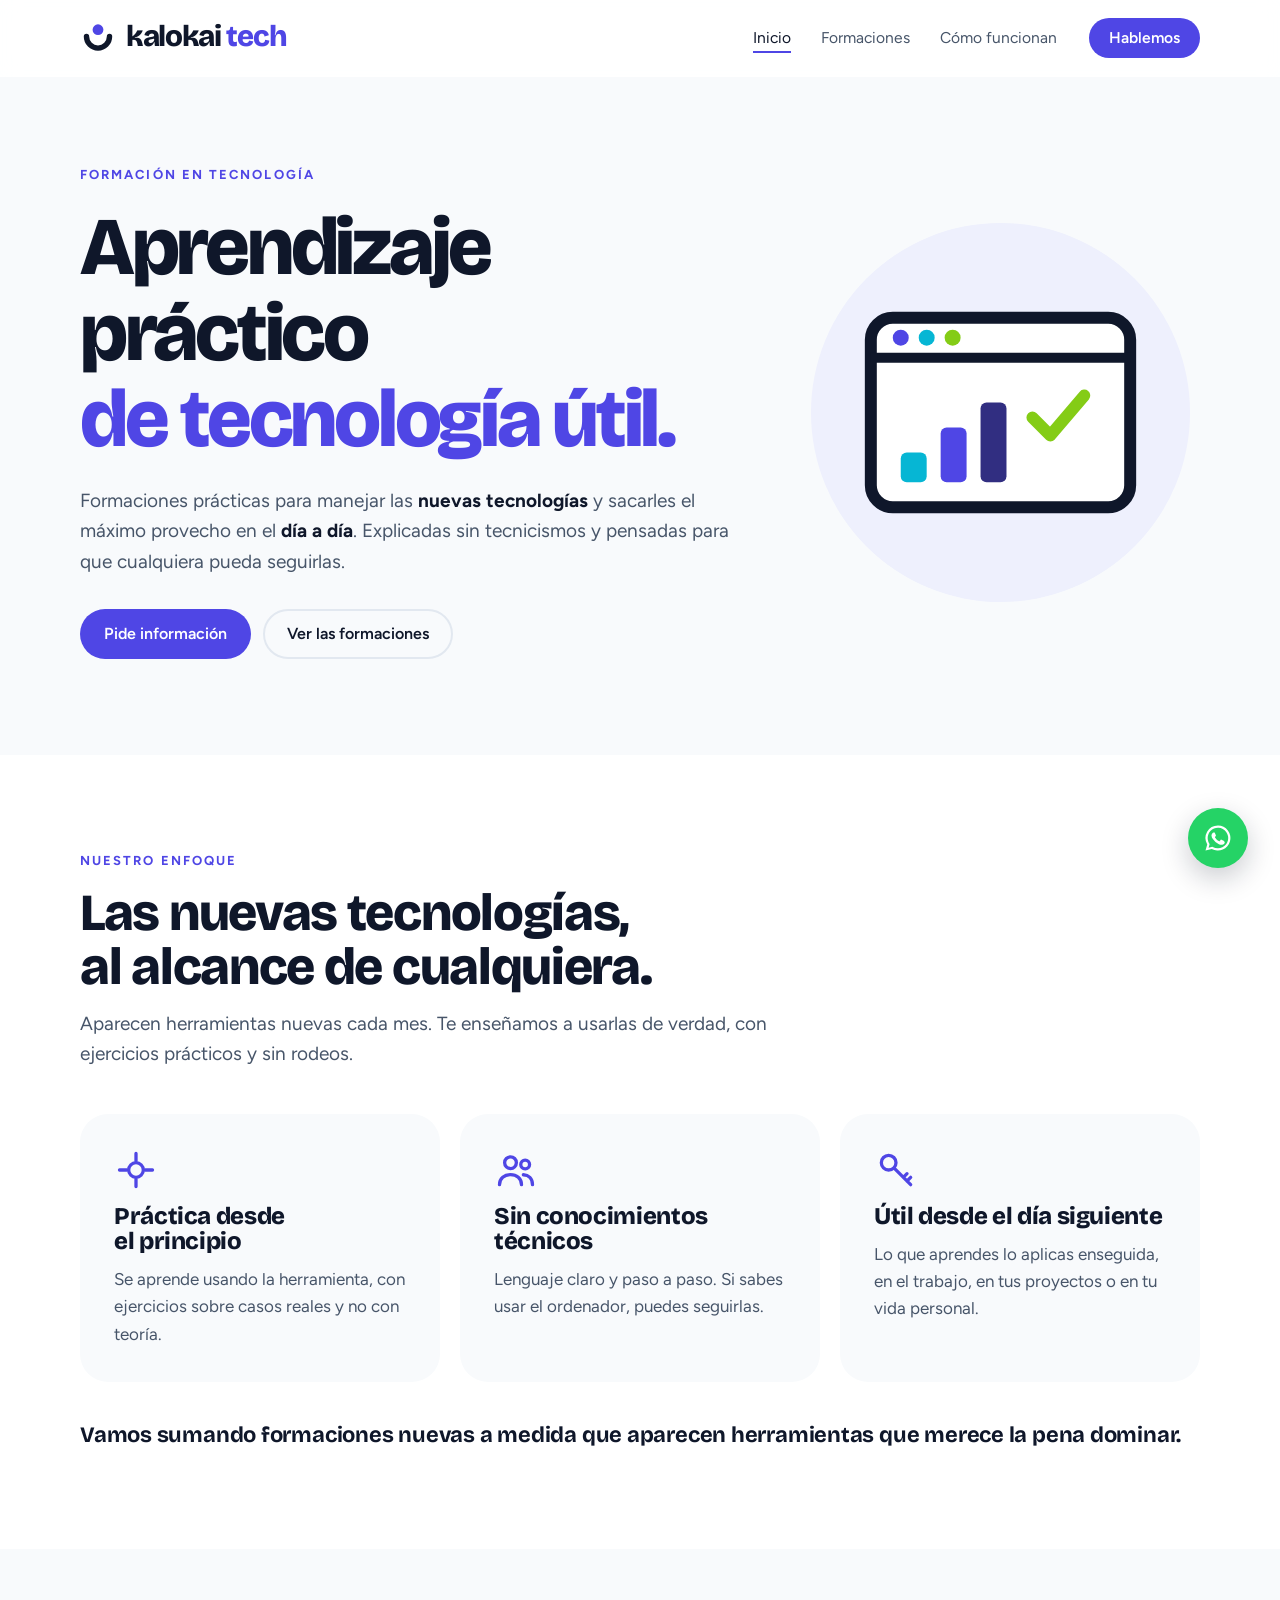
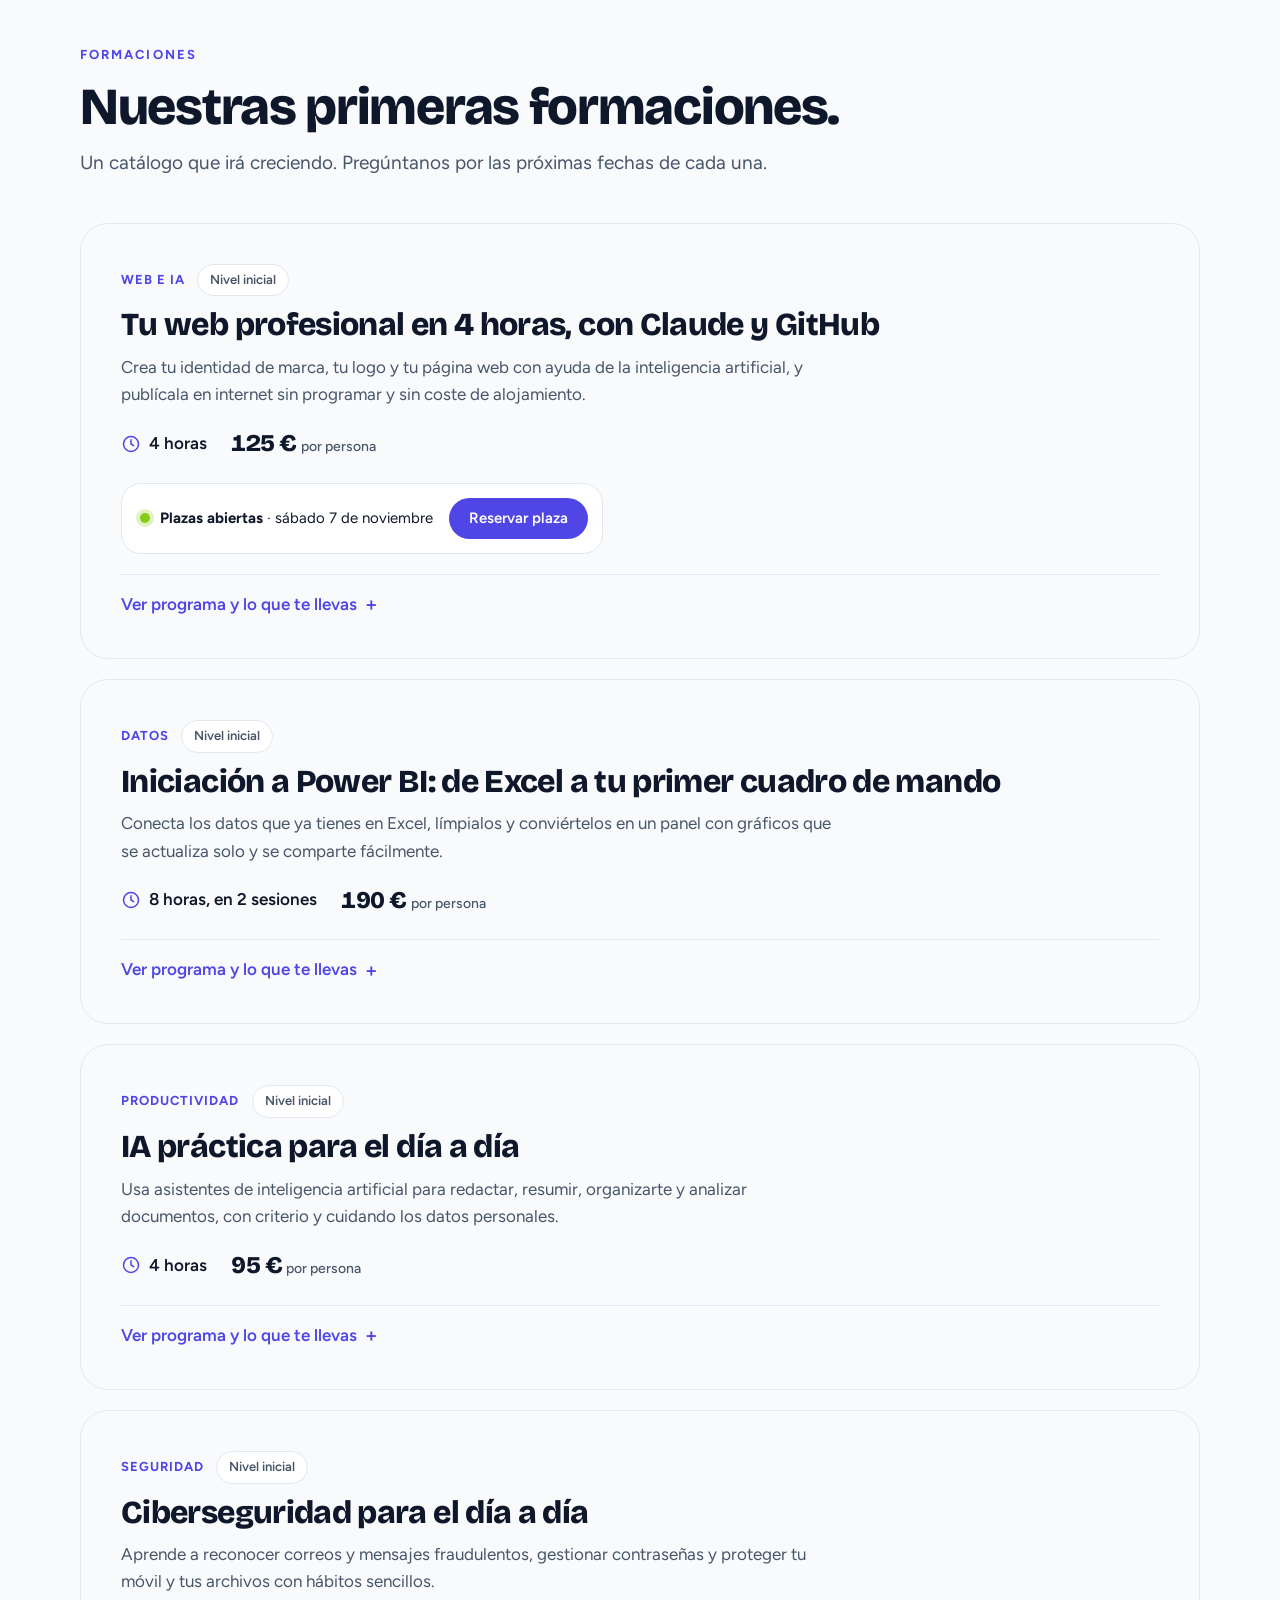
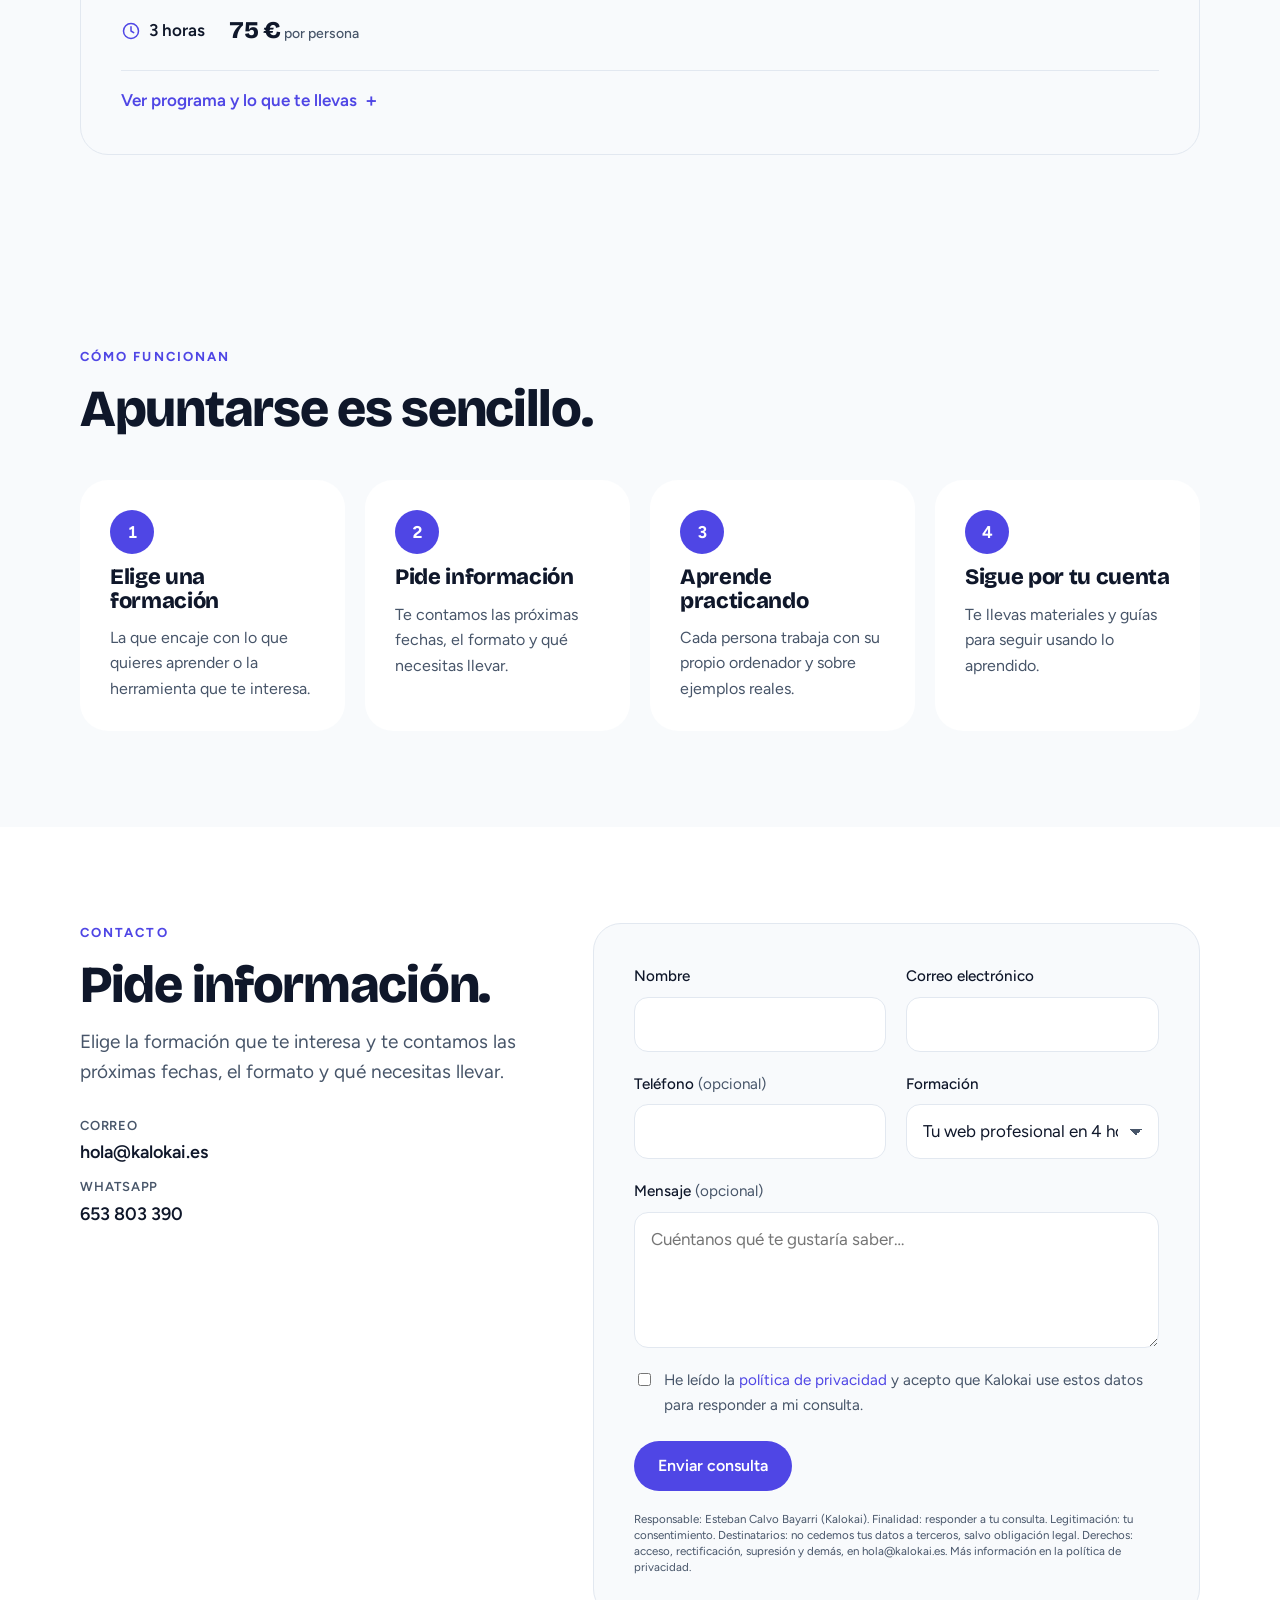
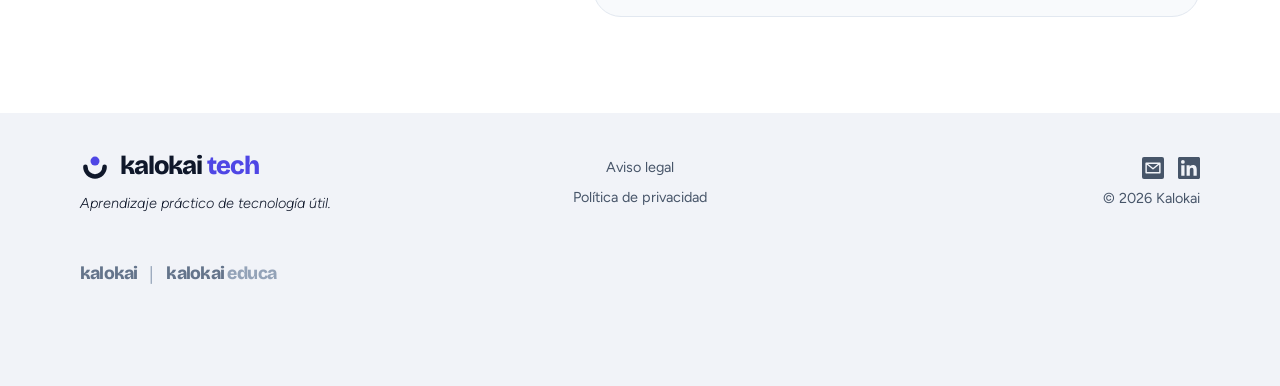
<file: index.html>
<!doctype html>
<html lang="es">
<head>
  <meta charset="utf-8">
  <meta name="viewport" content="width=device-width, initial-scale=1, viewport-fit=cover">
  <title>Kalokai Tech · Formación en tecnología</title>
  <meta name="description" content="Kalokai Tech: formaciones prácticas para manejar las nuevas tecnologías y sacarles el máximo provecho en el día a día, sin necesidad de conocimientos técnicos.">
  <meta name="theme-color" content="#FFFFFF">
  <link rel="icon" href="favicon.svg" type="image/svg+xml">
  <link rel="preconnect" href="https://fonts.googleapis.com">
  <link rel="preconnect" href="https://fonts.gstatic.com" crossorigin>
  <link href="https://fonts.googleapis.com/css2?family=Bricolage+Grotesque:opsz,wght@12..96,500..800&family=Figtree:ital,wght@0,300;0,400;0,500;0,600;0,700;1,300&display=swap" rel="stylesheet">
  <link rel="stylesheet" href="styles.css">
</head>
<body>
<a class="skip" href="#contenido">Saltar al contenido</a>

<header class="site-header">
  <div class="wrap header-inner">
    <a class="logo" href="index.html" aria-label="Kalokai Tech, inicio">
        <svg class="logo-mark" viewBox="0 0 100 100" aria-hidden="true">
          <path d="M18 46 A32 32 0 0 0 82 46" class="logo-arc"></path>
          <circle cx="50" cy="27" r="15" class="logo-dot"></circle>
        </svg>
        <span class="logo-word">kalokai<span class="logo-sub">tech</span></span>
      </a>
    <nav aria-label="Principal">
      <ul class="nav">
        <li><a href="#inicio" aria-current="page">Inicio</a></li>
        <li><a href="#formaciones">Formaciones</a></li>
        <li><a href="#metodo">Cómo funcionan</a></li>
      </ul>
    </nav>
    <a class="btn btn-primary btn-small" href="#contacto">Hablemos</a>
  </div>
</header>

<main id="contenido">

<section class="hero" id="inicio">
  <div class="wrap">
    <div>
      <p class="eyebrow">Formación en tecnología</p>
      <h1>Aprendizaje práctico<br><em>de tecnología útil.</em></h1>
      <p class="lead">Formaciones prácticas para manejar las <b>nuevas tecnologías</b> y sacarles el máximo provecho en el <b>día a día</b>. Explicadas sin tecnicismos y pensadas para que cualquiera pueda seguirlas.</p>
      <div class="actions">
        <a class="btn btn-primary" href="#contacto">Pide información</a>
        <a class="btn btn-ghost" href="#formaciones">Ver las formaciones</a>
      </div>
    </div>
    <div class="hero-art" aria-hidden="true">
      <svg viewBox="0 0 400 400">
        <circle cx="200" cy="200" r="190" fill="var(--tint)"/>
        <rect x="70" y="105" width="260" height="190" rx="22" fill="var(--surface)" stroke="var(--fg)" stroke-width="12"/>
        <line x1="70" y1="145" x2="330" y2="145" stroke="var(--fg)" stroke-width="10"/>
        <circle cx="100" cy="125" r="8" fill="#4F46E5"/><circle cx="126" cy="125" r="8" fill="#06B6D4"/><circle cx="152" cy="125" r="8" fill="#84CC16"/>
        <rect x="100" y="240" width="26" height="30" rx="6" fill="#06B6D4"/>
        <rect x="140" y="215" width="26" height="55" rx="6" fill="#4F46E5"/>
        <rect x="180" y="190" width="26" height="80" rx="6" fill="#312E81"/>
        <path d="M232 205 l18 18 34 -40" fill="none" stroke="#84CC16" stroke-width="12" stroke-linecap="round" stroke-linejoin="round"/>
      </svg>
    </div>
  </div>
</section>

<section class="band bg-surface" id="enfoque">
  <div class="wrap">
    <div class="sec-head">
      <p class="eyebrow">Nuestro enfoque</p>
      <h2>Las nuevas tecnologías, al alcance de cualquiera.</h2>
      <p class="lead">Aparecen herramientas nuevas cada mes. Te enseñamos a usarlas de verdad, con ejercicios prácticos y sin rodeos.</p>
    </div>
    <div class="grid3">
      <div class="card">
        <svg class="ico" viewBox="0 0 24 24" fill="none" stroke="currentColor" stroke-width="1.8" stroke-linecap="round" stroke-linejoin="round"><path d="M12 3v4M12 17v4M3 12h4M17 12h4"/><circle cx="12" cy="12" r="4"/></svg>
        <h3>Práctica desde el principio</h3>
        <p>Se aprende usando la herramienta, con ejercicios sobre casos reales y no con teoría.</p>
      </div>
      <div class="card">
        <svg class="ico" viewBox="0 0 24 24" fill="none" stroke="currentColor" stroke-width="1.8" stroke-linecap="round" stroke-linejoin="round"><circle cx="9" cy="8" r="3.2"/><path d="M3 20c0-3.3 2.7-5.5 6-5.5s6 2.2 6 5.5"/><circle cx="17" cy="9" r="2.4"/><path d="M16 14.6c2.8.1 5 2 5 5.4"/></svg>
        <h3>Sin conocimientos técnicos</h3>
        <p>Lenguaje claro y paso a paso. Si sabes usar el ordenador, puedes seguirlas.</p>
      </div>
      <div class="card">
        <svg class="ico" viewBox="0 0 24 24" fill="none" stroke="currentColor" stroke-width="1.8" stroke-linecap="round" stroke-linejoin="round"><circle cx="8" cy="8" r="4"/><path d="M11 11l9 9M16 16l2-2M18 18l2-2"/></svg>
        <h3>Útil desde el día siguiente</h3>
        <p>Lo que aprendes lo aplicas enseguida, en el trabajo, en tus proyectos o en tu vida personal.</p>
      </div>
    </div>
    <p class="closing">Vamos sumando formaciones nuevas a medida que aparecen herramientas que merece la pena dominar.</p>
  </div>
</section>

<section id="formaciones">
  <div class="wrap">
    <div class="sec-head">
      <p class="eyebrow">Formaciones</p>
      <h2>Nuestras primeras formaciones.</h2>
      <p class="lead">Un catálogo que irá creciendo. Pregúntanos por las próximas fechas de cada una.</p>
    </div>
    <div class="cursos">

      <article class="curso">
        <div class="curso-head">
          <div class="curso-info">
            <div class="top"><span class="tag">Web e IA</span><span class="pill">Nivel inicial</span></div>
            <h3>Tu web profesional en 4 horas, con Claude y GitHub</h3>
            <p>Crea tu identidad de marca, tu logo y tu página web con ayuda de la inteligencia artificial, y publícala en internet sin programar y sin coste de alojamiento.</p>
            <div class="datos"><span class="duracion"><svg viewBox="0 0 24 24" fill="none" stroke="currentColor" stroke-width="1.8" stroke-linecap="round" stroke-linejoin="round" aria-hidden="true"><circle cx="12" cy="12" r="9"/><path d="M12 7v5l3.2 2"/></svg>4 horas</span><span class="precio">125 €<small>por persona</small></span></div>
          </div>
          <div class="reserva">
            <p class="aviso"><span class="aviso-dot" aria-hidden="true"></span><span><b>Plazas abiertas</b> · sábado 7 de noviembre</span></p>
            <button class="btn btn-primary btn-reserva" type="button" data-reserva>Reservar plaza</button>
          </div>
        </div>
        <details name="formaciones">
          <summary>Ver programa y lo que te llevas</summary>
          <div class="curso-body">
            <div class="curso-bloque">
              <p class="eyebrow">Programa</p>
              <ol class="programa">
                <li><span class="n">1</span><div><h4>Identidad de marca</h4><p>Briefing, mensaje, colores y tipografía.</p></div></li>
                <li><span class="n">2</span><div><h4>Cuenta de GitHub</h4><p>El espacio donde vivirá la web.</p></div></li>
                <li><span class="n">3</span><div><h4>Construir la web</h4><p>Estructura y contenidos con Claude, y textos legales básicos.</p></div></li>
                <li><span class="n">4</span><div><h4>Publicar y mantener</h4><p>Publicación gratuita y cómo hacer cambios tú mismo.</p></div></li>
              </ol>
              <p class="need">Necesitas portátil y una suscripción a Claude Pro.</p>
            </div>
            <div class="curso-bloque">
              <p class="eyebrow">Lo que te llevas</p>
              <ul class="llevas">
                <li><svg viewBox="0 0 24 24" fill="none" stroke="currentColor" stroke-width="1.7" stroke-linecap="round" stroke-linejoin="round" aria-hidden="true"><path d="M12 3l2.7 5.6 6.1.9-4.4 4.3 1 6.1L12 17l-5.4 2.9 1-6.1-4.4-4.3 6.1-.9z"/></svg><h4>Identidad de marca</h4><p>Mensaje, tono de voz, paleta de colores y tipografías.</p></li>
                <li><svg viewBox="0 0 24 24" fill="none" stroke="currentColor" stroke-width="1.7" stroke-linecap="round" stroke-linejoin="round" aria-hidden="true"><path d="M12 2.5l2.2 1.6 2.7-.1.9 2.6 2.2 1.6-.8 2.6.8 2.6-2.2 1.6-.9 2.6-2.7-.1L12 21.5l-2.2-1.6-2.7.1-.9-2.6-2.2-1.6.8-2.6-.8-2.6 2.2-1.6.9-2.6 2.7.1z"/><path d="M8.8 12.2l2.2 2.2 4.3-4.6"/></svg><h4>Logo e icono propios</h4><p>Originales y en vectorial, para la web y las redes.</p></li>
                <li class="hl"><svg viewBox="0 0 24 24" fill="none" stroke="currentColor" stroke-width="1.7" stroke-linecap="round" stroke-linejoin="round" aria-hidden="true"><circle cx="12" cy="12" r="9"/><path d="M3 12h18M12 3c2.5 2.5 3.8 5.5 3.8 9s-1.3 6.5-3.8 9c-2.5-2.5-3.8-5.5-3.8-9S9.5 5.5 12 3z"/></svg><h4>Web publicada</h4><p>En internet ese mismo día, sin cuotas de alojamiento.</p></li>
                <li><svg viewBox="0 0 24 24" fill="none" stroke="currentColor" stroke-width="1.7" stroke-linecap="round" stroke-linejoin="round" aria-hidden="true"><path d="M13 2.5L4.5 13.5H12l-1 8 8.5-11H12z"/></svg><h4>Perfecta en el móvil</h4><p>Rápida y cómoda en cualquier pantalla, sobre todo en el móvil.</p></li>
                <li><svg viewBox="0 0 24 24" fill="none" stroke="currentColor" stroke-width="1.7" stroke-linecap="round" stroke-linejoin="round" aria-hidden="true"><path d="M20.5 11.6a8.5 8.5 0 0 1-12.4 7.5L3.5 20.5l1.4-4.4a8.5 8.5 0 1 1 15.6-4.5z"/><path d="M8 12.5c1-1.2 2-1.2 3 0s2 1.2 3 0 1.6-1 2-.6"/></svg><h4>WhatsApp en un clic</h4><p>Botón flotante que abre una conversación directa.</p></li>
                <li><svg viewBox="0 0 24 24" fill="none" stroke="currentColor" stroke-width="1.7" stroke-linecap="round" stroke-linejoin="round" aria-hidden="true"><path d="M4 4.5l16 7.5-16 7.5 2.5-7.5z"/><path d="M6.5 12H12"/></svg><h4>Email y teléfono directos</h4><p>Enlaces que abren el correo o llaman al pulsar.</p></li>
                <li><svg viewBox="0 0 24 24" fill="none" stroke="currentColor" stroke-width="1.7" stroke-linecap="round" stroke-linejoin="round" aria-hidden="true"><circle cx="11" cy="11" r="6.5"/><path d="M20.5 20.5l-4.8-4.8"/></svg><h4>Preparada para Google</h4><p>Título y descripción pensados para que te encuentren.</p></li>
                <li><svg viewBox="0 0 24 24" fill="none" stroke="currentColor" stroke-width="1.7" stroke-linecap="round" stroke-linejoin="round" aria-hidden="true"><path d="M3 5.5c3-1.3 6-1.3 9 .5 3-1.8 6-1.8 9-.5v13c-3-1.3-6-1.3-9 .5-3-1.8-6-1.8-9-.5z"/><path d="M12 6v13.5"/></svg><h4>Autonomía</h4><p>Guía de prompts y saber hacer cambios sin ayuda.</p></li>
              </ul>
            </div>
          </div>
        </details>
      </article>

      <article class="curso">
        <div class="curso-head">
          <div class="curso-info">
            <div class="top"><span class="tag">Datos</span><span class="pill">Nivel inicial</span></div>
            <h3>Iniciación a Power BI: de Excel a tu primer cuadro de mando</h3>
            <p>Conecta los datos que ya tienes en Excel, límpialos y conviértelos en un panel con gráficos que se actualiza solo y se comparte fácilmente.</p>
            <div class="datos"><span class="duracion"><svg viewBox="0 0 24 24" fill="none" stroke="currentColor" stroke-width="1.8" stroke-linecap="round" stroke-linejoin="round" aria-hidden="true"><circle cx="12" cy="12" r="9"/><path d="M12 7v5l3.2 2"/></svg>8 horas, en 2 sesiones</span><span class="precio">190 €<small>por persona</small></span></div>
          </div>
        </div>
        <details name="formaciones">
          <summary>Ver programa y lo que te llevas</summary>
          <div class="curso-body">
            <div class="curso-bloque">
              <p class="eyebrow">Programa</p>
              <ol class="programa">
                <li><span class="n">1</span><div><h4>Conectar los datos</h4><p>Importar desde Excel y otras fuentes con Power Query.</p></div></li>
                <li><span class="n">2</span><div><h4>Limpiar y dar forma</h4><p>Preparar los datos sin fórmulas complicadas.</p></div></li>
                <li><span class="n">3</span><div><h4>Visualizar</h4><p>Gráficos, filtros y segmentaciones que responden a preguntas reales.</p></div></li>
                <li><span class="n">4</span><div><h4>Compartir</h4><p>Publicar el informe y mantenerlo al día.</p></div></li>
              </ol>
            </div>
            <div class="curso-bloque">
              <p class="eyebrow">Lo que te llevas</p>
              <ul class="llevas">
                <li><svg viewBox="0 0 24 24" fill="none" stroke="currentColor" stroke-width="1.7" stroke-linecap="round" stroke-linejoin="round" aria-hidden="true"><ellipse cx="12" cy="5.5" rx="7.5" ry="2.8"/><path d="M4.5 5.5v13c0 1.5 3.4 2.8 7.5 2.8s7.5-1.3 7.5-2.8v-13M4.5 12c0 1.5 3.4 2.8 7.5 2.8s7.5-1.3 7.5-2.8"/></svg><h4>Datos conectados</h4><p>Tus hojas de Excel y otras fuentes, reunidas en un solo informe.</p></li>
                <li><svg viewBox="0 0 24 24" fill="none" stroke="currentColor" stroke-width="1.7" stroke-linecap="round" stroke-linejoin="round" aria-hidden="true"><path d="M3.5 4.5h17l-6.5 8v6.5l-4 1.5v-8z"/></svg><h4>Datos limpios</h4><p>Formatos, columnas y duplicados resueltos sin fórmulas.</p></li>
                <li class="hl"><svg viewBox="0 0 24 24" fill="none" stroke="currentColor" stroke-width="1.7" stroke-linecap="round" stroke-linejoin="round" aria-hidden="true"><path d="M3.5 20.5h17"/><path d="M6.5 16.5v-5M11 16.5V7M15.5 16.5v-7M20 16.5V4.5"/></svg><h4>Tu primer cuadro de mando</h4><p>Un panel con tus propios datos, hecho por ti.</p></li>
                <li><svg viewBox="0 0 24 24" fill="none" stroke="currentColor" stroke-width="1.7" stroke-linecap="round" stroke-linejoin="round" aria-hidden="true"><path d="M12 3a9 9 0 1 0 9 9h-9z"/><path d="M15 3.5a9 9 0 0 1 5.5 5.5H15z"/></svg><h4>Gráficos que se entienden</h4><p>Qué gráfico usar en cada caso para mostrar lo importante.</p></li>
                <li><svg viewBox="0 0 24 24" fill="none" stroke="currentColor" stroke-width="1.7" stroke-linecap="round" stroke-linejoin="round" aria-hidden="true"><path d="M4 6.5h9M17 6.5h3M4 12h3M11 12h9M4 17.5h11M19 17.5h1"/><circle cx="15" cy="6.5" r="2"/><circle cx="9" cy="12" r="2"/><circle cx="17" cy="17.5" r="2"/></svg><h4>Filtros interactivos</h4><p>Segmentaciones para ver los datos por fecha, zona o categoría.</p></li>
                <li><svg viewBox="0 0 24 24" fill="none" stroke="currentColor" stroke-width="1.7" stroke-linecap="round" stroke-linejoin="round" aria-hidden="true"><path d="M20 12a8 8 0 0 1-14.3 4.9M4 12a8 8 0 0 1 14.3-4.9"/><path d="M18.5 3.5v3.8h-3.8M5.5 20.5v-3.8h3.8"/></svg><h4>Actualización automática</h4><p>El informe se pone al día cuando cambian los datos de origen.</p></li>
                <li><svg viewBox="0 0 24 24" fill="none" stroke="currentColor" stroke-width="1.7" stroke-linecap="round" stroke-linejoin="round" aria-hidden="true"><circle cx="18" cy="5.5" r="2.5"/><circle cx="6" cy="12" r="2.5"/><circle cx="18" cy="18.5" r="2.5"/><path d="M8.2 10.8l7.6-4.1M8.2 13.2l7.6 4.1"/></svg><h4>Listo para compartir</h4><p>Publicado o exportado para enseñarlo a quien lo necesite.</p></li>
                <li><svg viewBox="0 0 24 24" fill="none" stroke="currentColor" stroke-width="1.7" stroke-linecap="round" stroke-linejoin="round" aria-hidden="true"><path d="M3 5.5c3-1.3 6-1.3 9 .5 3-1.8 6-1.8 9-.5v13c-3-1.3-6-1.3-9 .5-3-1.8-6-1.8-9-.5z"/><path d="M12 6v13.5"/></svg><h4>Autonomía</h4><p>Pasos y plantillas para repetir el proceso con otros datos.</p></li>
              </ul>
            </div>
          </div>
        </details>
      </article>

      <article class="curso">
        <div class="curso-head">
          <div class="curso-info">
            <div class="top"><span class="tag">Productividad</span><span class="pill">Nivel inicial</span></div>
            <h3>IA práctica para el día a día</h3>
            <p>Usa asistentes de inteligencia artificial para redactar, resumir, organizarte y analizar documentos, con criterio y cuidando los datos personales.</p>
            <div class="datos"><span class="duracion"><svg viewBox="0 0 24 24" fill="none" stroke="currentColor" stroke-width="1.8" stroke-linecap="round" stroke-linejoin="round" aria-hidden="true"><circle cx="12" cy="12" r="9"/><path d="M12 7v5l3.2 2"/></svg>4 horas</span><span class="precio">95 €<small>por persona</small></span></div>
          </div>
        </div>
        <details name="formaciones">
          <summary>Ver programa y lo que te llevas</summary>
          <div class="curso-body">
            <div class="curso-bloque">
              <p class="eyebrow">Programa</p>
              <ol class="programa">
                <li><span class="n">1</span><div><h4>Pedir bien</h4><p>Cómo escribir buenas instrucciones y revisar lo que devuelve la IA.</p></div></li>
                <li><span class="n">2</span><div><h4>Escribir y resumir</h4><p>Correos, textos y resúmenes de documentos largos.</p></div></li>
                <li><span class="n">3</span><div><h4>Organizarte</h4><p>Tareas, planes y agendas preparados con ayuda de la IA.</p></div></li>
                <li><span class="n">4</span><div><h4>Usarla con cuidado</h4><p>Qué información no compartir y cómo proteger los datos personales.</p></div></li>
              </ol>
            </div>
            <div class="curso-bloque">
              <p class="eyebrow">Lo que te llevas</p>
              <ul class="llevas">
                <li><svg viewBox="0 0 24 24" fill="none" stroke="currentColor" stroke-width="1.7" stroke-linecap="round" stroke-linejoin="round" aria-hidden="true"><path d="M12 3l1.8 5.2L19 10l-5.2 1.8L12 17l-1.8-5.2L5 10l5.2-1.8z"/><path d="M19 15.5l.8 2.2 2.2.8-2.2.8-.8 2.2-.8-2.2-2.2-.8 2.2-.8z"/></svg><h4>Buenas instrucciones</h4><p>Cómo pedir a la IA lo que necesitas y obtener mejores respuestas.</p></li>
                <li><svg viewBox="0 0 24 24" fill="none" stroke="currentColor" stroke-width="1.7" stroke-linecap="round" stroke-linejoin="round" aria-hidden="true"><path d="M14 3H6.5v18h11V6.5z"/><path d="M14 3v3.5h3.5M9 11h6M9 14.5h6M9 18h3.5"/></svg><h4>Textos en minutos</h4><p>Correos, mensajes y documentos redactados y revisados con ayuda.</p></li>
                <li><svg viewBox="0 0 24 24" fill="none" stroke="currentColor" stroke-width="1.7" stroke-linecap="round" stroke-linejoin="round" aria-hidden="true"><path d="M12 3.5l9 4.5-9 4.5-9-4.5z"/><path d="M3 12.5l9 4.5 9-4.5M3 16.5l9 4.5 9-4.5"/></svg><h4>Resúmenes al momento</h4><p>Lo importante de documentos largos, en pocas líneas.</p></li>
                <li class="hl"><svg viewBox="0 0 24 24" fill="none" stroke="currentColor" stroke-width="1.7" stroke-linecap="round" stroke-linejoin="round" aria-hidden="true"><path d="M6.5 3.5h11v17L12 16.5l-5.5 4z"/></svg><h4>Tu biblioteca de prompts</h4><p>Instrucciones propias guardadas para reutilizarlas cuando quieras.</p></li>
                <li><svg viewBox="0 0 24 24" fill="none" stroke="currentColor" stroke-width="1.7" stroke-linecap="round" stroke-linejoin="round" aria-hidden="true"><path d="M9.5 6.5h11M9.5 12h11M9.5 17.5h11"/><path d="M3.5 6.5l1.2 1.2 2-2.2M3.5 12l1.2 1.2 2-2.2M3.5 17.5l1.2 1.2 2-2.2"/></svg><h4>Organización del día</h4><p>Listas de tareas, planes y agendas preparados en un momento.</p></li>
                <li><svg viewBox="0 0 24 24" fill="none" stroke="currentColor" stroke-width="1.7" stroke-linecap="round" stroke-linejoin="round" aria-hidden="true"><circle cx="12" cy="12" r="9"/><path d="M8 12.3l2.7 2.7 5.3-5.6"/></svg><h4>Criterio para revisar</h4><p>Cómo detectar errores y datos inventados en las respuestas.</p></li>
                <li><svg viewBox="0 0 24 24" fill="none" stroke="currentColor" stroke-width="1.7" stroke-linecap="round" stroke-linejoin="round" aria-hidden="true"><rect x="4.5" y="10.5" width="15" height="10" rx="2"/><path d="M8 10.5V7.5a4 4 0 0 1 8 0v3"/></svg><h4>Datos protegidos</h4><p>Qué no compartir y cómo cuidar la información personal.</p></li>
                <li><svg viewBox="0 0 24 24" fill="none" stroke="currentColor" stroke-width="1.7" stroke-linecap="round" stroke-linejoin="round" aria-hidden="true"><path d="M3 5.5c3-1.3 6-1.3 9 .5 3-1.8 6-1.8 9-.5v13c-3-1.3-6-1.3-9 .5-3-1.8-6-1.8-9-.5z"/><path d="M12 6v13.5"/></svg><h4>Autonomía</h4><p>Saber elegir la herramienta adecuada y seguir aprendiendo.</p></li>
              </ul>
            </div>
          </div>
        </details>
      </article>

      <article class="curso">
        <div class="curso-head">
          <div class="curso-info">
            <div class="top"><span class="tag">Seguridad</span><span class="pill">Nivel inicial</span></div>
            <h3>Ciberseguridad para el día a día</h3>
            <p>Aprende a reconocer correos y mensajes fraudulentos, gestionar contraseñas y proteger tu móvil y tus archivos con hábitos sencillos.</p>
            <div class="datos"><span class="duracion"><svg viewBox="0 0 24 24" fill="none" stroke="currentColor" stroke-width="1.8" stroke-linecap="round" stroke-linejoin="round" aria-hidden="true"><circle cx="12" cy="12" r="9"/><path d="M12 7v5l3.2 2"/></svg>3 horas</span><span class="precio">75 €<small>por persona</small></span></div>
          </div>
        </div>
        <details name="formaciones">
          <summary>Ver programa y lo que te llevas</summary>
          <div class="curso-body">
            <div class="curso-bloque">
              <p class="eyebrow">Programa</p>
              <ol class="programa">
                <li><span class="n">1</span><div><h4>Fraudes y estafas</h4><p>Phishing, SMS y llamadas: ejemplos reales y cómo reconocerlos.</p></div></li>
                <li><span class="n">2</span><div><h4>Contraseñas</h4><p>Gestores de contraseñas y doble factor.</p></div></li>
                <li><span class="n">3</span><div><h4>Dispositivos</h4><p>Móviles, wifi pública y equipos compartidos.</p></div></li>
                <li><span class="n">4</span><div><h4>Copias y plan B</h4><p>Copias de seguridad y qué hacer si algo sale mal.</p></div></li>
              </ol>
            </div>
            <div class="curso-bloque">
              <p class="eyebrow">Lo que te llevas</p>
              <ul class="llevas">
                <li><svg viewBox="0 0 24 24" fill="none" stroke="currentColor" stroke-width="1.7" stroke-linecap="round" stroke-linejoin="round" aria-hidden="true"><path d="M12 3.5l9.5 16.5h-19z"/><path d="M12 10v4.5M12 17.5v.01"/></svg><h4>Ojo para el fraude</h4><p>Reconocer correos, SMS y llamadas fraudulentas a tiempo.</p></li>
                <li><svg viewBox="0 0 24 24" fill="none" stroke="currentColor" stroke-width="1.7" stroke-linecap="round" stroke-linejoin="round" aria-hidden="true"><circle cx="8" cy="15" r="4.5"/><path d="M11.2 11.8L20 3M16.5 6.5l2.5 2.5M14 9l2 2"/></svg><h4>Contraseñas seguras</h4><p>Un gestor de contraseñas y claves que no se repiten.</p></li>
                <li class="hl"><svg viewBox="0 0 24 24" fill="none" stroke="currentColor" stroke-width="1.7" stroke-linecap="round" stroke-linejoin="round" aria-hidden="true"><path d="M12 3l7.5 3v5.5c0 4.5-3.2 8-7.5 9.5-4.3-1.5-7.5-5-7.5-9.5V6z"/><path d="M8.8 12l2.2 2.2 4.3-4.5"/></svg><h4>Doble factor</h4><p>Tus cuentas principales protegidas con un segundo paso.</p></li>
                <li><svg viewBox="0 0 24 24" fill="none" stroke="currentColor" stroke-width="1.7" stroke-linecap="round" stroke-linejoin="round" aria-hidden="true"><rect x="6.5" y="2.5" width="11" height="19" rx="2.5"/><path d="M11 18.5h2"/></svg><h4>Móvil protegido</h4><p>Bloqueo, actualizaciones y permisos de las apps revisados.</p></li>
                <li><svg viewBox="0 0 24 24" fill="none" stroke="currentColor" stroke-width="1.7" stroke-linecap="round" stroke-linejoin="round" aria-hidden="true"><path d="M2.5 9a14 14 0 0 1 19 0M5.5 12.5a9.5 9.5 0 0 1 13 0M8.5 16a5 5 0 0 1 7 0"/><path d="M12 19.5v.01"/></svg><h4>Wifi y redes públicas</h4><p>Cuándo conectarse y qué evitar fuera de casa.</p></li>
                <li><svg viewBox="0 0 24 24" fill="none" stroke="currentColor" stroke-width="1.7" stroke-linecap="round" stroke-linejoin="round" aria-hidden="true"><rect x="3" y="4" width="18" height="5" rx="1"/><path d="M4.5 9v10.5h15V9M10 13h4"/></svg><h4>Copias de seguridad</h4><p>Una rutina sencilla para no perder tus archivos.</p></li>
                <li><svg viewBox="0 0 24 24" fill="none" stroke="currentColor" stroke-width="1.7" stroke-linecap="round" stroke-linejoin="round" aria-hidden="true"><circle cx="12" cy="12" r="9"/><circle cx="12" cy="12" r="3.8"/><path d="M5.6 5.6l3.7 3.7M14.7 14.7l3.7 3.7M18.4 5.6l-3.7 3.7M9.3 14.7l-3.7 3.7"/></svg><h4>Plan si algo falla</h4><p>Qué hacer si te roban una cuenta o un dispositivo.</p></li>
                <li><svg viewBox="0 0 24 24" fill="none" stroke="currentColor" stroke-width="1.7" stroke-linecap="round" stroke-linejoin="round" aria-hidden="true"><path d="M3 5.5c3-1.3 6-1.3 9 .5 3-1.8 6-1.8 9-.5v13c-3-1.3-6-1.3-9 .5-3-1.8-6-1.8-9-.5z"/><path d="M12 6v13.5"/></svg><h4>Autonomía</h4><p>Una lista para revisar tu seguridad cuando quieras.</p></li>
              </ul>
            </div>
          </div>
        </details>
      </article>

    </div>
  </div>
</section>


<section id="metodo">
  <div class="wrap">
    <div class="sec-head">
      <p class="eyebrow">Cómo funcionan</p>
      <h2>Apuntarse es sencillo.</h2>
    </div>
    <div class="steps">
      <div class="step"><span class="n">1</span><h3>Elige una formación</h3><p>La que encaje con lo que quieres aprender o la herramienta que te interesa.</p></div>
      <div class="step"><span class="n">2</span><h3>Pide información</h3><p>Te contamos las próximas fechas, el formato y qué necesitas llevar.</p></div>
      <div class="step"><span class="n">3</span><h3>Aprende practicando</h3><p>Cada persona trabaja con su propio ordenador y sobre ejemplos reales.</p></div>
      <div class="step"><span class="n">4</span><h3>Sigue por tu cuenta</h3><p>Te llevas materiales y guías para seguir usando lo aprendido.</p></div>
    </div>
  </div>
</section>


<section class="band contacto" id="contacto">
  <div class="wrap contacto-grid">
    <div class="contacto-intro">
      <p class="eyebrow">Contacto</p>
      <h2>Pide información.</h2>
      <p class="lead">Elige la formación que te interesa y te contamos las próximas fechas, el formato y qué necesitas llevar.</p>
      <ul class="contacto-datos">
        <li><span>Correo</span><b>hola@kalokai.es</b></li>
        <li><span>WhatsApp</span><b>653 803 390</b></li>
      </ul>
    </div>
    <form class="form contacto-form" id="contacto-form" novalidate>
      <div class="field">
        <label for="c-nombre">Nombre</label>
        <input id="c-nombre" name="nombre" type="text" autocomplete="name" required>
      </div>
      <div class="field">
        <label for="c-email">Correo electrónico</label>
        <input id="c-email" name="email" type="email" autocomplete="email" required>
      </div>
      <div class="field">
        <label for="c-telefono">Teléfono <span class="optional">(opcional)</span></label>
        <input id="c-telefono" name="telefono" type="tel" autocomplete="tel">
      </div>
      <div class="field">
        <label for="c-formacion">Formación</label>
        <select id="c-formacion" name="formacion">
          <option>Tu web profesional en 4 horas, con Claude y GitHub</option>
          <option>Iniciación a Power BI: de Excel a tu primer cuadro de mando</option>
          <option>IA práctica para el día a día</option>
          <option>Ciberseguridad para el día a día</option>
          <option>Otra consulta</option>
        </select>
      </div>
      <div class="field field-wide">
        <label for="c-mensaje">Mensaje <span class="optional">(opcional)</span></label>
        <textarea id="c-mensaje" name="mensaje" rows="4" placeholder="Cuéntanos qué te gustaría saber…"></textarea>
      </div>
      <label class="check field-wide"><input type="checkbox" id="c-acepto" name="acepto" required> <span>He leído la <a href="privacidad.html" target="_blank">política de privacidad</a> y acepto que Kalokai use estos datos para responder a mi consulta.</span></label>
      <div class="field-wide form-foot">
        <button class="btn btn-primary" type="submit">Enviar consulta</button>
        <p class="form-status" id="contacto-status" role="status" aria-live="polite"></p>
      </div>
      <p class="form-legal field-wide">Responsable: Esteban Calvo Bayarri (Kalokai). Finalidad: responder a tu consulta. Legitimación: tu consentimiento. Destinatarios: no cedemos tus datos a terceros, salvo obligación legal. Derechos: acceso, rectificación, supresión y demás, en hola@kalokai.es. Más información en la <a href="privacidad.html" target="_blank">política de privacidad</a>.</p>
    </form>
  </div>
</section>

</main>

<footer class="site-footer">
  <div class="wrap footer-inner">
    <div class="footer-brand">
      <a class="logo" href="index.html" aria-label="Kalokai Tech, inicio">
        <svg class="logo-mark" viewBox="0 0 100 100" aria-hidden="true">
          <path d="M18 46 A32 32 0 0 0 82 46" class="logo-arc"></path>
          <circle cx="50" cy="27" r="15" class="logo-dot"></circle>
        </svg>
        <span class="logo-word">kalokai<span class="logo-sub">tech</span></span>
      </a>
      <p class="footer-claim">Aprendizaje práctico de tecnología útil.</p>
      <div class="footer-family" aria-label="Otras líneas de Kalokai">
        <a class="family-word" href="https://www.kalokai.es">kalokai</a>
        <span class="family-sep" aria-hidden="true">|</span>
        <a class="family-word" href="https://educa.kalokai.es">kalokai<span class="family-educa">educa</span></a>
      </div>
    </div>
    <div class="footer-links">
      <a class="footer-link" href="aviso-legal.html">Aviso legal</a>
      <a class="footer-link" href="privacidad.html">Política de privacidad</a>
    </div>
    <div class="footer-contact">
      <div class="footer-social">
        <a class="footer-icon" href="mailto:hola@kalokai.es" aria-label="Escríbenos a hola@kalokai.es" title="hola@kalokai.es">
          <svg viewBox="0 0 24 24" aria-hidden="true"><rect width="24" height="24" rx="2.2"/><path class="cut" d="M4.5 6.8h15v10.4h-15zM5.2 7.4l6.8 5.4 6.8-5.4"/></svg>
        </a>
        <a class="footer-icon" href="https://www.linkedin.com/company/kalokai/" target="_blank" rel="noopener" aria-label="Kalokai en LinkedIn">
          <svg viewBox="0 0 24 24" aria-hidden="true"><path d="M20.45 20.45h-3.56v-5.57c0-1.33-.02-3.04-1.85-3.04-1.85 0-2.14 1.45-2.14 2.94v5.67H9.35V9h3.41v1.56h.05c.48-.9 1.64-1.85 3.37-1.85 3.6 0 4.27 2.37 4.27 5.46v6.28ZM5.34 7.43a2.06 2.06 0 1 1 0-4.13 2.06 2.06 0 0 1 0 4.13ZM7.12 20.45H3.56V9h3.56v11.45ZM22.22 0H1.77C.79 0 0 .77 0 1.73v20.54C0 23.23.79 24 1.77 24h20.45c.98 0 1.78-.77 1.78-1.73V1.73C24 .77 23.2 0 22.22 0Z"/></svg>
        </a>
      </div>
      <p class="small">© 2026 Kalokai</p>
    </div>
  </div>
</footer>

<dialog class="form-dialog" id="reserva" aria-labelledby="reserva-title">
  <button class="dialog-close" type="button" aria-label="Cerrar">&times;</button>
  <p class="eyebrow">Plazas abiertas · sábado 7 de noviembre de 2026</p>
  <h2 id="reserva-title" class="dialog-title">Reserva tu plaza</h2>
  <p class="dialog-intro"><strong>Tu web profesional en 4 horas, con Claude y GitHub.</strong> 4 horas · 125 € por persona. Déjanos tus datos y te confirmaremos la plaza, el horario y el lugar. Recuerda que necesitas portátil y una suscripción a Claude Pro.</p>
  <form class="form" id="reserva-form" novalidate>
    <div class="field">
      <label for="r-nombre">Nombre y apellidos</label>
      <input id="r-nombre" name="nombre" type="text" autocomplete="name" required>
    </div>
    <div class="field">
      <label for="r-email">Correo electrónico</label>
      <input id="r-email" name="email" type="email" autocomplete="email" required>
    </div>
    <div class="field field-wide">
      <label for="r-telefono">Teléfono <span class="optional">(opcional)</span></label>
      <input id="r-telefono" name="telefono" type="tel" autocomplete="tel">
    </div>
    <div class="field field-wide">
      <label for="r-mensaje">¿Algo que debamos saber? <span class="optional">(opcional)</span></label>
      <textarea id="r-mensaje" name="mensaje" rows="3" placeholder="A qué te dedicas…"></textarea>
    </div>
    <label class="check field-wide"><input type="checkbox" id="r-acepto" name="acepto" required> <span>He leído la <a href="privacidad.html" target="_blank">política de privacidad</a> y acepto que Kalokai use estos datos para gestionar mi reserva.</span></label>
    <div class="field-wide form-foot">
      <button class="btn btn-primary" type="submit">Enviar reserva</button>
      <p class="form-status" id="reserva-status" role="status" aria-live="polite"></p>
    </div>
    <p class="form-legal field-wide">Responsable: Esteban Calvo Bayarri (Kalokai). Finalidad: gestionar tu reserva. Legitimación: tu consentimiento. Destinatarios: no cedemos tus datos a terceros, salvo obligación legal. Derechos: acceso, rectificación, supresión y demás, en hola@kalokai.es. Más información en la <a href="privacidad.html" target="_blank">política de privacidad</a>.</p>
  </form>
</dialog>

<a class="wa-float" href="https://wa.me/34653803390?text=Hola%20Kalokai%20Tech%2C%20me%20gustar%C3%ADa%20recibir%20informaci%C3%B3n%20sobre%20las%20formaciones." target="_blank" rel="noopener" aria-label="Escríbenos por WhatsApp">
  <svg viewBox="0 0 24 24" aria-hidden="true"><path d="M12 2a10 10 0 0 0-8.6 15.1L2 22l5-1.3A10 10 0 1 0 12 2Zm0 18.2a8.2 8.2 0 0 1-4.2-1.1l-.3-.2-3 .8.8-2.9-.2-.3A8.2 8.2 0 1 1 12 20.2Zm4.5-6.1c-.2-.1-1.5-.7-1.7-.8-.2-.1-.4-.1-.6.1l-.8 1c-.1.2-.3.2-.5.1a6.7 6.7 0 0 1-3.3-2.9c-.3-.4.3-.4.7-1.4.1-.2 0-.3 0-.4l-.8-1.8c-.2-.5-.4-.4-.6-.4h-.5a1 1 0 0 0-.7.3 3 3 0 0 0-.9 2.2 5.2 5.2 0 0 0 1.1 2.7 11.8 11.8 0 0 0 4.5 4c1.7.7 2.3.8 3.1.6.5-.1 1.5-.6 1.7-1.2.2-.6.2-1.1.2-1.2-.1-.1-.2-.2-.5-.3Z"/></svg>
</a>

<script src="script.js"></script>
</body>
</html>
</file>
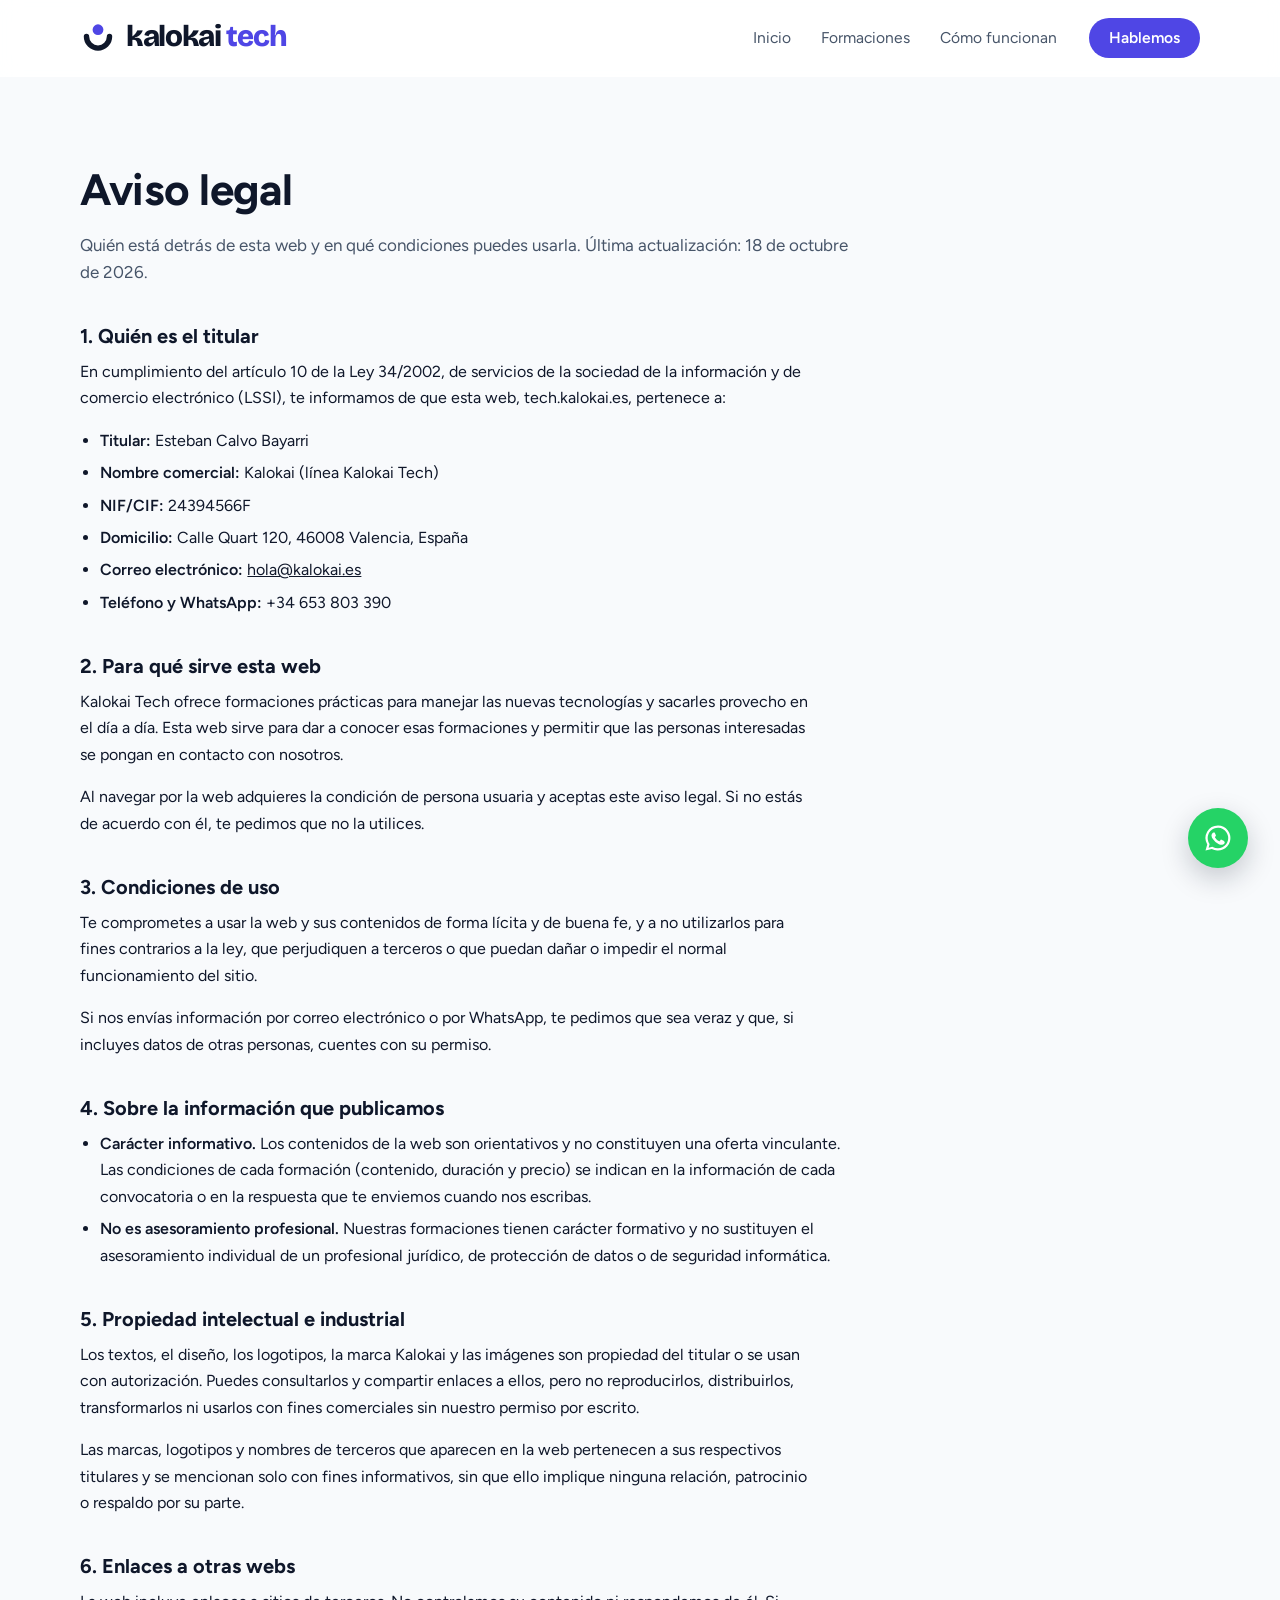
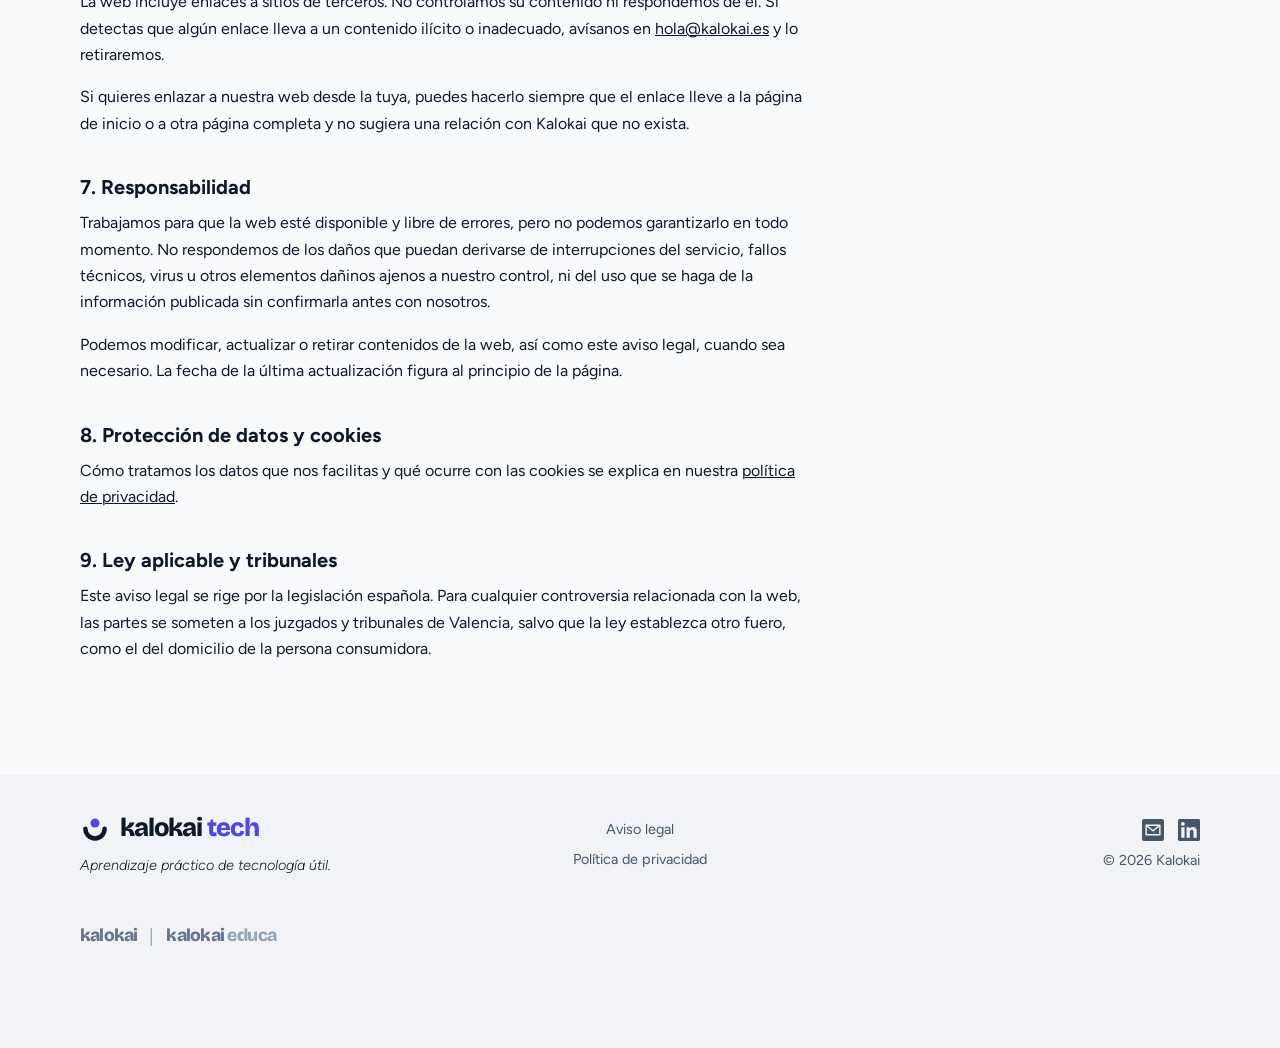
<file: aviso-legal.html>
<!doctype html>
<html lang="es">
<head>
  <meta charset="utf-8">
  <meta name="viewport" content="width=device-width, initial-scale=1, viewport-fit=cover">
  <title>Aviso legal · Kalokai Tech</title>
  <meta name="description" content="Aviso legal de tech.kalokai.es.">
  <meta name="theme-color" content="#FFFFFF">
  <link rel="icon" href="favicon.svg" type="image/svg+xml">
  <link rel="preconnect" href="https://fonts.googleapis.com">
  <link rel="preconnect" href="https://fonts.gstatic.com" crossorigin>
  <link href="https://fonts.googleapis.com/css2?family=Bricolage+Grotesque:opsz,wght@12..96,500..800&family=Figtree:ital,wght@0,300;0,400;0,500;0,600;0,700;1,300&display=swap" rel="stylesheet">
  <link rel="stylesheet" href="styles.css">
</head>
<body class="legal-page">
<a class="skip" href="#contenido">Saltar al contenido</a>

<header class="site-header">
  <div class="wrap header-inner">
    <a class="logo" href="index.html" aria-label="Kalokai Tech, inicio">
        <svg class="logo-mark" viewBox="0 0 100 100" aria-hidden="true">
          <path d="M18 46 A32 32 0 0 0 82 46" class="logo-arc"></path>
          <circle cx="50" cy="27" r="15" class="logo-dot"></circle>
        </svg>
        <span class="logo-word">kalokai<span class="logo-sub">tech</span></span>
      </a>
    <nav aria-label="Principal">
      <ul class="nav">
        <li><a href="index.html#inicio">Inicio</a></li>
        <li><a href="index.html#formaciones">Formaciones</a></li>
        <li><a href="index.html#metodo">Cómo funcionan</a></li>
      </ul>
    </nav>
    <a class="btn btn-primary btn-small" href="index.html#contacto">Hablemos</a>
  </div>
</header>

  <main id="contenido">
    <section class="page-hero">
      <div class="wrap">
        <h1 class="display">Aviso legal</h1>
        <p class="lede">Quién está detrás de esta web y en qué condiciones puedes usarla. Última actualización: 18 de octubre de 2026.</p>
      </div>
    </section>

    <section class="legal-section">
      <div class="wrap legal">

        <h2>1. Quién es el titular</h2>
        <p>En cumplimiento del artículo 10 de la Ley 34/2002, de servicios de la sociedad de la información y de comercio electrónico (LSSI), te informamos de que esta web, tech.kalokai.es, pertenece a:</p>
        <ul>
          <li><strong>Titular:</strong> Esteban Calvo Bayarri</li>
          <li><strong>Nombre comercial:</strong> Kalokai (línea Kalokai Tech)</li>
          <li><strong>NIF/CIF:</strong> 24394566F</li>
          <li><strong>Domicilio:</strong> Calle Quart 120, 46008 Valencia, España</li>
          <li><strong>Correo electrónico:</strong> <a href="mailto:hola@kalokai.es">hola@kalokai.es</a></li>
          <li><strong>Teléfono y WhatsApp:</strong> +34 653 803 390</li>
        </ul>

        <h2>2. Para qué sirve esta web</h2>
        <p>Kalokai Tech ofrece formaciones prácticas para manejar las nuevas tecnologías y sacarles provecho en el día a día. Esta web sirve para dar a conocer esas formaciones y permitir que las personas interesadas se pongan en contacto con nosotros.</p>
        <p>Al navegar por la web adquieres la condición de persona usuaria y aceptas este aviso legal. Si no estás de acuerdo con él, te pedimos que no la utilices.</p>

        <h2>3. Condiciones de uso</h2>
        <p>Te comprometes a usar la web y sus contenidos de forma lícita y de buena fe, y a no utilizarlos para fines contrarios a la ley, que perjudiquen a terceros o que puedan dañar o impedir el normal funcionamiento del sitio.</p>
        <p>Si nos envías información por correo electrónico o por WhatsApp, te pedimos que sea veraz y que, si incluyes datos de otras personas, cuentes con su permiso.</p>

        <h2>4. Sobre la información que publicamos</h2>
        <ul>
          <li><strong>Carácter informativo.</strong> Los contenidos de la web son orientativos y no constituyen una oferta vinculante. Las condiciones de cada formación (contenido, duración y precio) se indican en la información de cada convocatoria o en la respuesta que te enviemos cuando nos escribas.</li>
          <li><strong>No es asesoramiento profesional.</strong> Nuestras formaciones tienen carácter formativo y no sustituyen el asesoramiento individual de un profesional jurídico, de protección de datos o de seguridad informática.</li>
        </ul>

        <h2>5. Propiedad intelectual e industrial</h2>
        <p>Los textos, el diseño, los logotipos, la marca Kalokai y las imágenes son propiedad del titular o se usan con autorización. Puedes consultarlos y compartir enlaces a ellos, pero no reproducirlos, distribuirlos, transformarlos ni usarlos con fines comerciales sin nuestro permiso por escrito.</p>
        <p>Las marcas, logotipos y nombres de terceros que aparecen en la web pertenecen a sus respectivos titulares y se mencionan solo con fines informativos, sin que ello implique ninguna relación, patrocinio o respaldo por su parte.</p>

        <h2>6. Enlaces a otras webs</h2>
        <p>La web incluye enlaces a sitios de terceros. No controlamos su contenido ni respondemos de él. Si detectas que algún enlace lleva a un contenido ilícito o inadecuado, avísanos en <a href="mailto:hola@kalokai.es">hola@kalokai.es</a> y lo retiraremos.</p>
        <p>Si quieres enlazar a nuestra web desde la tuya, puedes hacerlo siempre que el enlace lleve a la página de inicio o a otra página completa y no sugiera una relación con Kalokai que no exista.</p>

        <h2>7. Responsabilidad</h2>
        <p>Trabajamos para que la web esté disponible y libre de errores, pero no podemos garantizarlo en todo momento. No respondemos de los daños que puedan derivarse de interrupciones del servicio, fallos técnicos, virus u otros elementos dañinos ajenos a nuestro control, ni del uso que se haga de la información publicada sin confirmarla antes con nosotros.</p>
        <p>Podemos modificar, actualizar o retirar contenidos de la web, así como este aviso legal, cuando sea necesario. La fecha de la última actualización figura al principio de la página.</p>

        <h2>8. Protección de datos y cookies</h2>
        <p>Cómo tratamos los datos que nos facilitas y qué ocurre con las cookies se explica en nuestra <a href="privacidad.html">política de privacidad</a>.</p>

        <h2>9. Ley aplicable y tribunales</h2>
        <p>Este aviso legal se rige por la legislación española. Para cualquier controversia relacionada con la web, las partes se someten a los juzgados y tribunales de Valencia, salvo que la ley establezca otro fuero, como el del domicilio de la persona consumidora.</p>

      </div>
    </section>
  </main>

<footer class="site-footer">
  <div class="wrap footer-inner">
    <div class="footer-brand">
      <a class="logo" href="index.html" aria-label="Kalokai Tech, inicio">
        <svg class="logo-mark" viewBox="0 0 100 100" aria-hidden="true">
          <path d="M18 46 A32 32 0 0 0 82 46" class="logo-arc"></path>
          <circle cx="50" cy="27" r="15" class="logo-dot"></circle>
        </svg>
        <span class="logo-word">kalokai<span class="logo-sub">tech</span></span>
      </a>
      <p class="footer-claim">Aprendizaje práctico de tecnología útil.</p>
      <div class="footer-family" aria-label="Otras líneas de Kalokai">
        <a class="family-word" href="https://www.kalokai.es">kalokai</a>
        <span class="family-sep" aria-hidden="true">|</span>
        <a class="family-word" href="https://educa.kalokai.es">kalokai<span class="family-educa">educa</span></a>
      </div>
    </div>
    <div class="footer-links">
      <a class="footer-link" href="aviso-legal.html" aria-current="page">Aviso legal</a>
      <a class="footer-link" href="privacidad.html">Política de privacidad</a>
    </div>
    <div class="footer-contact">
      <div class="footer-social">
        <a class="footer-icon" href="mailto:hola@kalokai.es" aria-label="Escríbenos a hola@kalokai.es" title="hola@kalokai.es">
          <svg viewBox="0 0 24 24" aria-hidden="true"><rect width="24" height="24" rx="2.2"/><path class="cut" d="M4.5 6.8h15v10.4h-15zM5.2 7.4l6.8 5.4 6.8-5.4"/></svg>
        </a>
        <a class="footer-icon" href="https://www.linkedin.com/company/kalokai/" target="_blank" rel="noopener" aria-label="Kalokai en LinkedIn">
          <svg viewBox="0 0 24 24" aria-hidden="true"><path d="M20.45 20.45h-3.56v-5.57c0-1.33-.02-3.04-1.85-3.04-1.85 0-2.14 1.45-2.14 2.94v5.67H9.35V9h3.41v1.56h.05c.48-.9 1.64-1.85 3.37-1.85 3.6 0 4.27 2.37 4.27 5.46v6.28ZM5.34 7.43a2.06 2.06 0 1 1 0-4.13 2.06 2.06 0 0 1 0 4.13ZM7.12 20.45H3.56V9h3.56v11.45ZM22.22 0H1.77C.79 0 0 .77 0 1.73v20.54C0 23.23.79 24 1.77 24h20.45c.98 0 1.78-.77 1.78-1.73V1.73C24 .77 23.2 0 22.22 0Z"/></svg>
        </a>
      </div>
      <p class="small">© 2026 Kalokai</p>
    </div>
  </div>
</footer>

<a class="wa-float" href="https://wa.me/34653803390?text=Hola%20Kalokai%20Tech%2C%20me%20gustar%C3%ADa%20recibir%20informaci%C3%B3n%20sobre%20las%20formaciones." target="_blank" rel="noopener" aria-label="Escríbenos por WhatsApp">
  <svg viewBox="0 0 24 24" aria-hidden="true"><path d="M12 2a10 10 0 0 0-8.6 15.1L2 22l5-1.3A10 10 0 1 0 12 2Zm0 18.2a8.2 8.2 0 0 1-4.2-1.1l-.3-.2-3 .8.8-2.9-.2-.3A8.2 8.2 0 1 1 12 20.2Zm4.5-6.1c-.2-.1-1.5-.7-1.7-.8-.2-.1-.4-.1-.6.1l-.8 1c-.1.2-.3.2-.5.1a6.7 6.7 0 0 1-3.3-2.9c-.3-.4.3-.4.7-1.4.1-.2 0-.3 0-.4l-.8-1.8c-.2-.5-.4-.4-.6-.4h-.5a1 1 0 0 0-.7.3 3 3 0 0 0-.9 2.2 5.2 5.2 0 0 0 1.1 2.7 11.8 11.8 0 0 0 4.5 4c1.7.7 2.3.8 3.1.6.5-.1 1.5-.6 1.7-1.2.2-.6.2-1.1.2-1.2-.1-.1-.2-.2-.5-.3Z"/></svg>
</a>
<script src="script.js"></script>
</body>
</html>
</file>
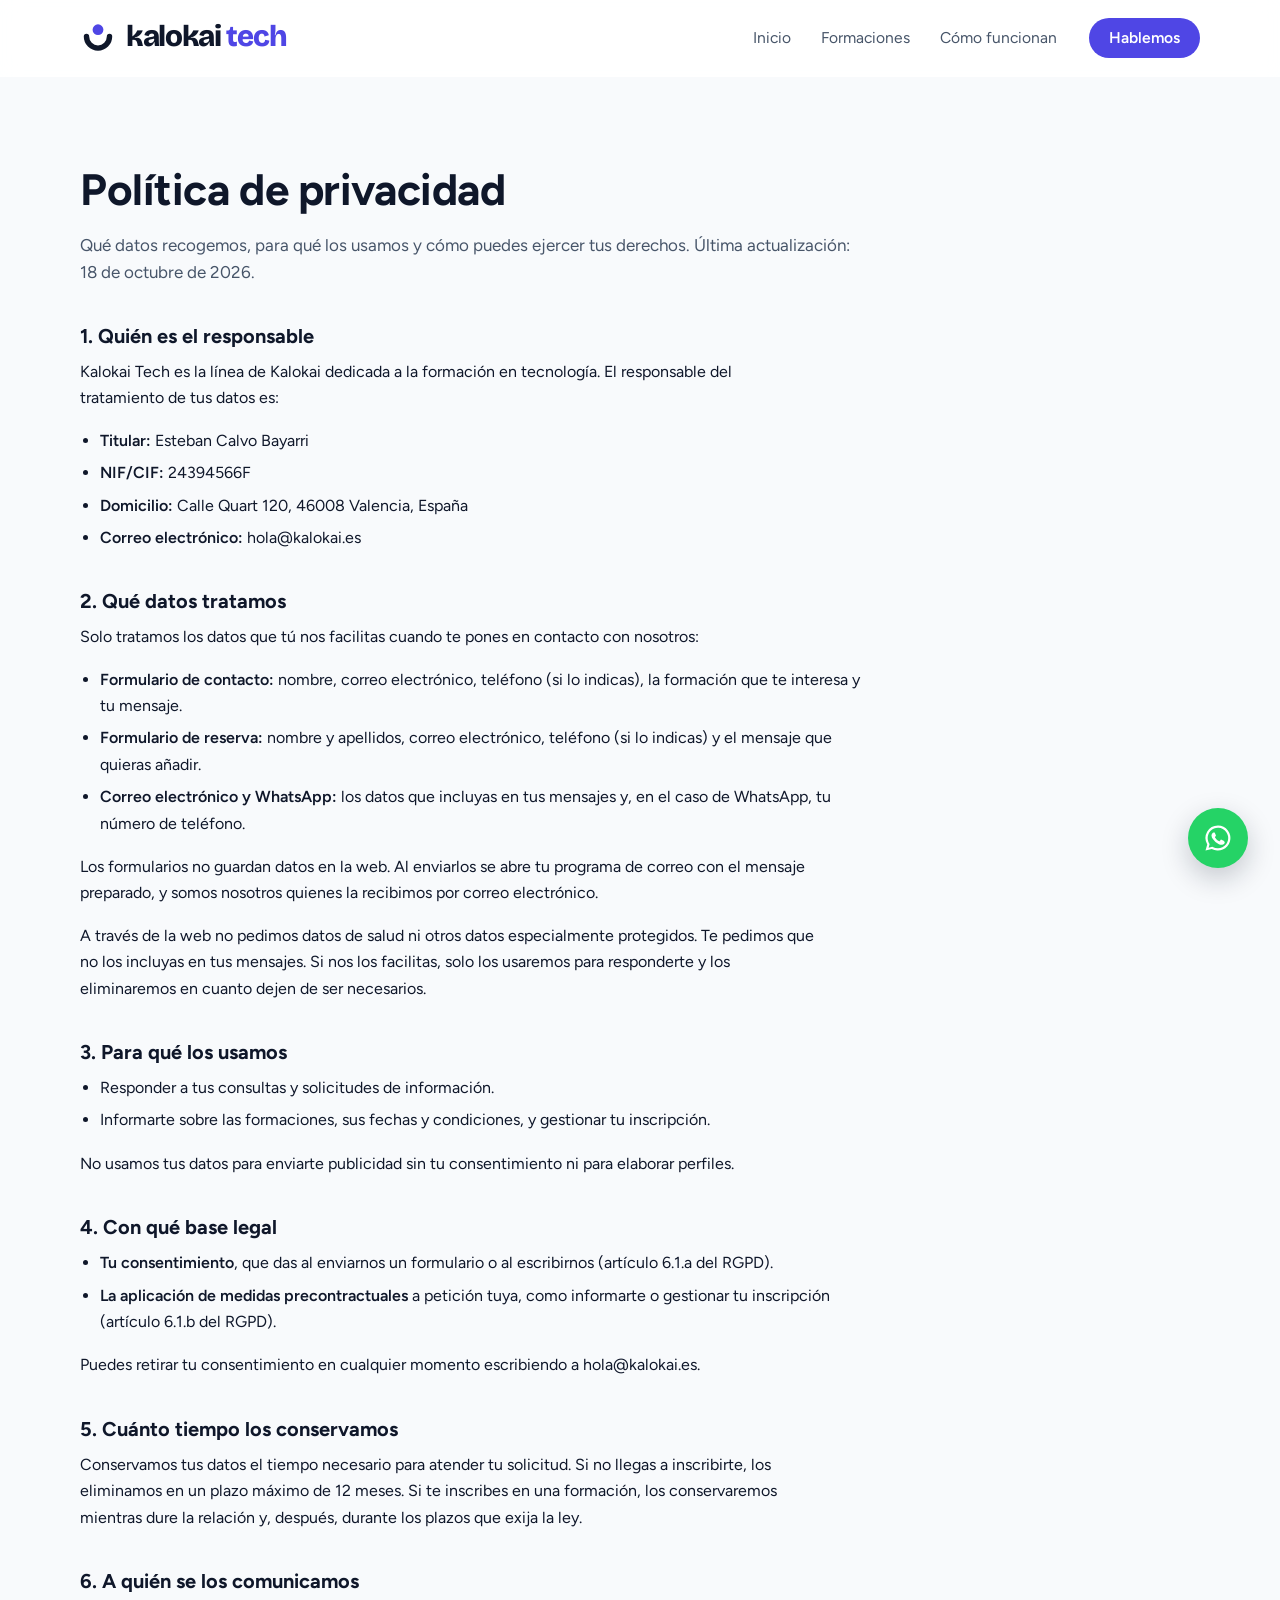
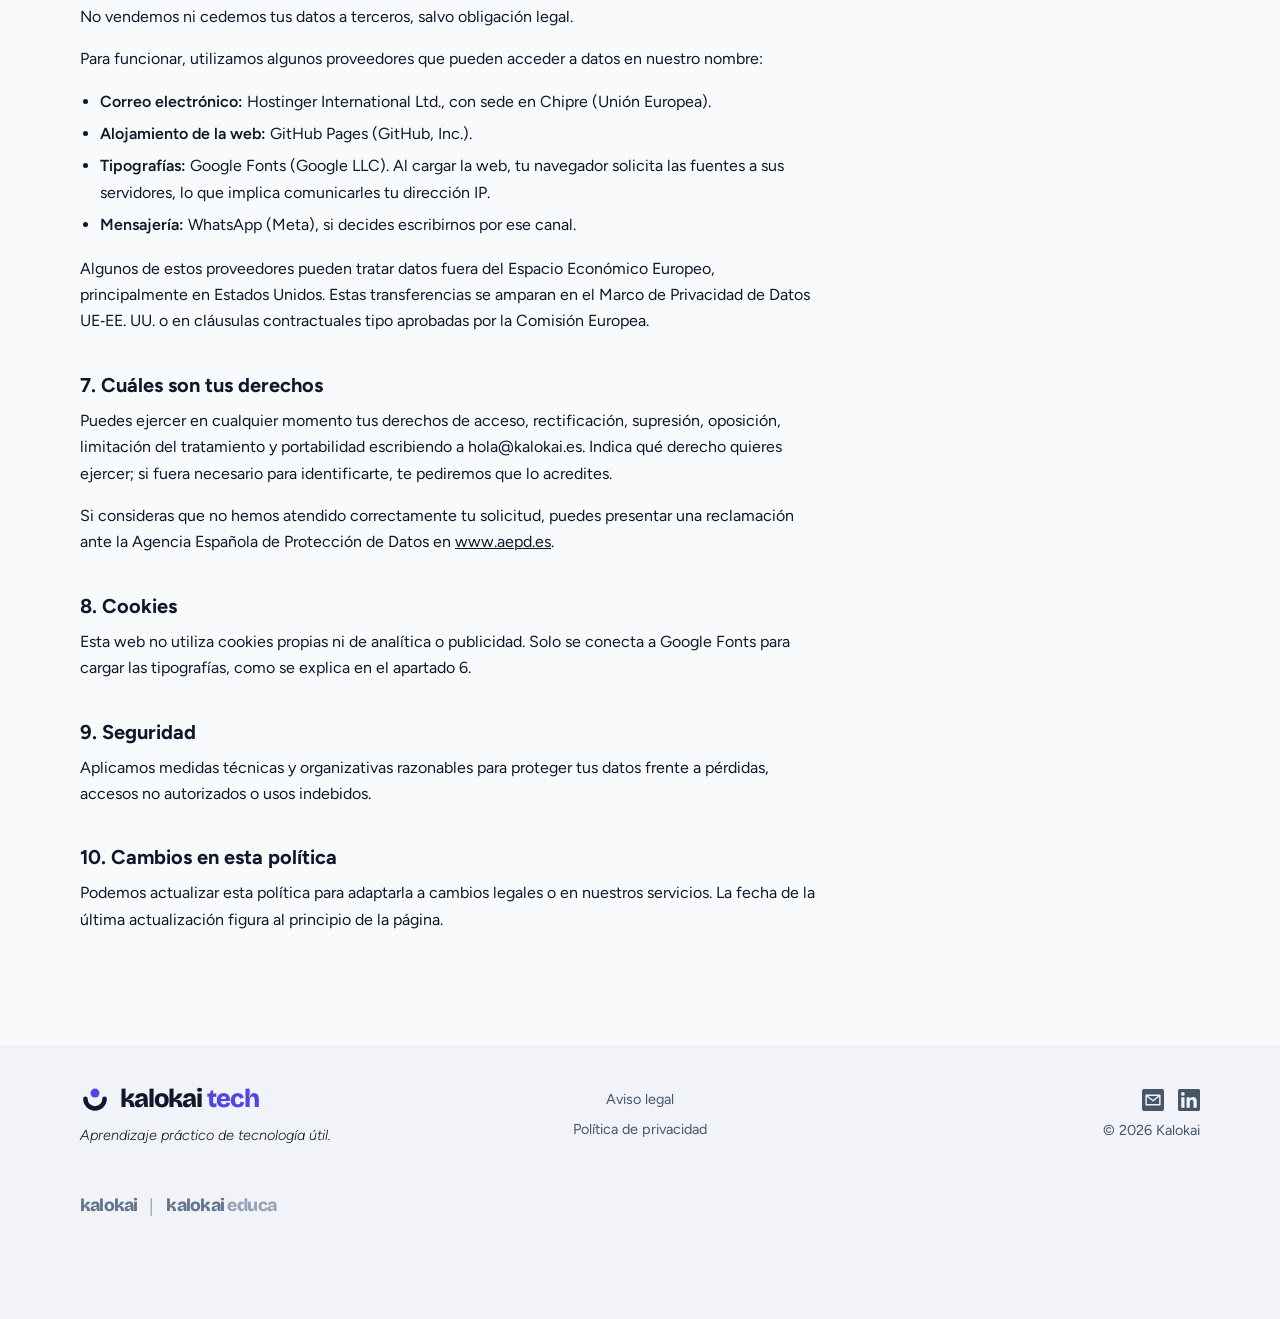
<file: privacidad.html>
<!doctype html>
<html lang="es">
<head>
  <meta charset="utf-8">
  <meta name="viewport" content="width=device-width, initial-scale=1, viewport-fit=cover">
  <title>Política de privacidad · Kalokai Tech</title>
  <meta name="description" content="Política de privacidad de tech.kalokai.es.">
  <meta name="theme-color" content="#FFFFFF">
  <link rel="icon" href="favicon.svg" type="image/svg+xml">
  <link rel="preconnect" href="https://fonts.googleapis.com">
  <link rel="preconnect" href="https://fonts.gstatic.com" crossorigin>
  <link href="https://fonts.googleapis.com/css2?family=Bricolage+Grotesque:opsz,wght@12..96,500..800&family=Figtree:ital,wght@0,300;0,400;0,500;0,600;0,700;1,300&display=swap" rel="stylesheet">
  <link rel="stylesheet" href="styles.css">
</head>
<body class="legal-page">
<a class="skip" href="#contenido">Saltar al contenido</a>

<header class="site-header">
  <div class="wrap header-inner">
    <a class="logo" href="index.html" aria-label="Kalokai Tech, inicio">
        <svg class="logo-mark" viewBox="0 0 100 100" aria-hidden="true">
          <path d="M18 46 A32 32 0 0 0 82 46" class="logo-arc"></path>
          <circle cx="50" cy="27" r="15" class="logo-dot"></circle>
        </svg>
        <span class="logo-word">kalokai<span class="logo-sub">tech</span></span>
      </a>
    <nav aria-label="Principal">
      <ul class="nav">
        <li><a href="index.html#inicio">Inicio</a></li>
        <li><a href="index.html#formaciones">Formaciones</a></li>
        <li><a href="index.html#metodo">Cómo funcionan</a></li>
      </ul>
    </nav>
    <a class="btn btn-primary btn-small" href="index.html#contacto">Hablemos</a>
  </div>
</header>

  <main id="contenido">
    <section class="page-hero">
      <div class="wrap">
        <h1 class="display">Política de privacidad</h1>
        <p class="lede">Qué datos recogemos, para qué los usamos y cómo puedes ejercer tus derechos. Última actualización: 18 de octubre de 2026.</p>
      </div>
    </section>

    <section class="legal-section">
      <div class="wrap legal">

        <h2>1. Quién es el responsable</h2>
        <p>Kalokai Tech es la línea de Kalokai dedicada a la formación en tecnología. El responsable del tratamiento de tus datos es:</p>
        <ul>
          <li><strong>Titular:</strong> Esteban Calvo Bayarri</li>
          <li><strong>NIF/CIF:</strong> 24394566F</li>
          <li><strong>Domicilio:</strong> Calle Quart 120, 46008 Valencia, España</li>
          <li><strong>Correo electrónico:</strong> hola@kalokai.es</li>
        </ul>

        <h2>2. Qué datos tratamos</h2>
        <p>Solo tratamos los datos que tú nos facilitas cuando te pones en contacto con nosotros:</p>
        <ul>
          <li><strong>Formulario de contacto:</strong> nombre, correo electrónico, teléfono (si lo indicas), la formación que te interesa y tu mensaje.</li>
          <li><strong>Formulario de reserva:</strong> nombre y apellidos, correo electrónico, teléfono (si lo indicas) y el mensaje que quieras añadir.</li>
          <li><strong>Correo electrónico y WhatsApp:</strong> los datos que incluyas en tus mensajes y, en el caso de WhatsApp, tu número de teléfono.</li>
        </ul>
        <p>Los formularios no guardan datos en la web. Al enviarlos se abre tu programa de correo con el mensaje preparado, y somos nosotros quienes la recibimos por correo electrónico.</p>
        <p>A través de la web no pedimos datos de salud ni otros datos especialmente protegidos. Te pedimos que no los incluyas en tus mensajes. Si nos los facilitas, solo los usaremos para responderte y los eliminaremos en cuanto dejen de ser necesarios.</p>

        <h2>3. Para qué los usamos</h2>
        <ul>
          <li>Responder a tus consultas y solicitudes de información.</li>
          <li>Informarte sobre las formaciones, sus fechas y condiciones, y gestionar tu inscripción.</li>
        </ul>
        <p>No usamos tus datos para enviarte publicidad sin tu consentimiento ni para elaborar perfiles.</p>

        <h2>4. Con qué base legal</h2>
        <ul>
          <li><strong>Tu consentimiento</strong>, que das al enviarnos un formulario o al escribirnos (artículo 6.1.a del RGPD).</li>
          <li><strong>La aplicación de medidas precontractuales</strong> a petición tuya, como informarte o gestionar tu inscripción (artículo 6.1.b del RGPD).</li>
        </ul>
        <p>Puedes retirar tu consentimiento en cualquier momento escribiendo a hola@kalokai.es.</p>

        <h2>5. Cuánto tiempo los conservamos</h2>
        <p>Conservamos tus datos el tiempo necesario para atender tu solicitud. Si no llegas a inscribirte, los eliminamos en un plazo máximo de 12 meses. Si te inscribes en una formación, los conservaremos mientras dure la relación y, después, durante los plazos que exija la ley.</p>

        <h2>6. A quién se los comunicamos</h2>
        <p>No vendemos ni cedemos tus datos a terceros, salvo obligación legal.</p>
        <p>Para funcionar, utilizamos algunos proveedores que pueden acceder a datos en nuestro nombre:</p>
        <ul>
          <li><strong>Correo electrónico:</strong> Hostinger International Ltd., con sede en Chipre (Unión Europea).</li>
          <li><strong>Alojamiento de la web:</strong> GitHub Pages (GitHub, Inc.).</li>
          <li><strong>Tipografías:</strong> Google Fonts (Google LLC). Al cargar la web, tu navegador solicita las fuentes a sus servidores, lo que implica comunicarles tu dirección IP.</li>
          <li><strong>Mensajería:</strong> WhatsApp (Meta), si decides escribirnos por ese canal.</li>
        </ul>
        <p>Algunos de estos proveedores pueden tratar datos fuera del Espacio Económico Europeo, principalmente en Estados Unidos. Estas transferencias se amparan en el Marco de Privacidad de Datos UE‑EE. UU. o en cláusulas contractuales tipo aprobadas por la Comisión Europea.</p>

        <h2>7. Cuáles son tus derechos</h2>
        <p>Puedes ejercer en cualquier momento tus derechos de acceso, rectificación, supresión, oposición, limitación del tratamiento y portabilidad escribiendo a hola@kalokai.es. Indica qué derecho quieres ejercer; si fuera necesario para identificarte, te pediremos que lo acredites.</p>
        <p>Si consideras que no hemos atendido correctamente tu solicitud, puedes presentar una reclamación ante la Agencia Española de Protección de Datos en <a href="https://www.aepd.es" target="_blank" rel="noopener">www.aepd.es</a>.</p>

        <h2>8. Cookies</h2>
        <p>Esta web no utiliza cookies propias ni de analítica o publicidad. Solo se conecta a Google Fonts para cargar las tipografías, como se explica en el apartado 6.</p>

        <h2>9. Seguridad</h2>
        <p>Aplicamos medidas técnicas y organizativas razonables para proteger tus datos frente a pérdidas, accesos no autorizados o usos indebidos.</p>

        <h2>10. Cambios en esta política</h2>
        <p>Podemos actualizar esta política para adaptarla a cambios legales o en nuestros servicios. La fecha de la última actualización figura al principio de la página.</p>

      </div>
    </section>
  </main>

<footer class="site-footer">
  <div class="wrap footer-inner">
    <div class="footer-brand">
      <a class="logo" href="index.html" aria-label="Kalokai Tech, inicio">
        <svg class="logo-mark" viewBox="0 0 100 100" aria-hidden="true">
          <path d="M18 46 A32 32 0 0 0 82 46" class="logo-arc"></path>
          <circle cx="50" cy="27" r="15" class="logo-dot"></circle>
        </svg>
        <span class="logo-word">kalokai<span class="logo-sub">tech</span></span>
      </a>
      <p class="footer-claim">Aprendizaje práctico de tecnología útil.</p>
      <div class="footer-family" aria-label="Otras líneas de Kalokai">
        <a class="family-word" href="https://www.kalokai.es">kalokai</a>
        <span class="family-sep" aria-hidden="true">|</span>
        <a class="family-word" href="https://educa.kalokai.es">kalokai<span class="family-educa">educa</span></a>
      </div>
    </div>
    <div class="footer-links">
      <a class="footer-link" href="aviso-legal.html">Aviso legal</a>
      <a class="footer-link" href="privacidad.html" aria-current="page">Política de privacidad</a>
    </div>
    <div class="footer-contact">
      <div class="footer-social">
        <a class="footer-icon" href="mailto:hola@kalokai.es" aria-label="Escríbenos a hola@kalokai.es" title="hola@kalokai.es">
          <svg viewBox="0 0 24 24" aria-hidden="true"><rect width="24" height="24" rx="2.2"/><path class="cut" d="M4.5 6.8h15v10.4h-15zM5.2 7.4l6.8 5.4 6.8-5.4"/></svg>
        </a>
        <a class="footer-icon" href="https://www.linkedin.com/company/kalokai/" target="_blank" rel="noopener" aria-label="Kalokai en LinkedIn">
          <svg viewBox="0 0 24 24" aria-hidden="true"><path d="M20.45 20.45h-3.56v-5.57c0-1.33-.02-3.04-1.85-3.04-1.85 0-2.14 1.45-2.14 2.94v5.67H9.35V9h3.41v1.56h.05c.48-.9 1.64-1.85 3.37-1.85 3.6 0 4.27 2.37 4.27 5.46v6.28ZM5.34 7.43a2.06 2.06 0 1 1 0-4.13 2.06 2.06 0 0 1 0 4.13ZM7.12 20.45H3.56V9h3.56v11.45ZM22.22 0H1.77C.79 0 0 .77 0 1.73v20.54C0 23.23.79 24 1.77 24h20.45c.98 0 1.78-.77 1.78-1.73V1.73C24 .77 23.2 0 22.22 0Z"/></svg>
        </a>
      </div>
      <p class="small">© 2026 Kalokai</p>
    </div>
  </div>
</footer>

<a class="wa-float" href="https://wa.me/34653803390?text=Hola%20Kalokai%20Tech%2C%20me%20gustar%C3%ADa%20recibir%20informaci%C3%B3n%20sobre%20las%20formaciones." target="_blank" rel="noopener" aria-label="Escríbenos por WhatsApp">
  <svg viewBox="0 0 24 24" aria-hidden="true"><path d="M12 2a10 10 0 0 0-8.6 15.1L2 22l5-1.3A10 10 0 1 0 12 2Zm0 18.2a8.2 8.2 0 0 1-4.2-1.1l-.3-.2-3 .8.8-2.9-.2-.3A8.2 8.2 0 1 1 12 20.2Zm4.5-6.1c-.2-.1-1.5-.7-1.7-.8-.2-.1-.4-.1-.6.1l-.8 1c-.1.2-.3.2-.5.1a6.7 6.7 0 0 1-3.3-2.9c-.3-.4.3-.4.7-1.4.1-.2 0-.3 0-.4l-.8-1.8c-.2-.5-.4-.4-.6-.4h-.5a1 1 0 0 0-.7.3 3 3 0 0 0-.9 2.2 5.2 5.2 0 0 0 1.1 2.7 11.8 11.8 0 0 0 4.5 4c1.7.7 2.3.8 3.1.6.5-.1 1.5-.6 1.7-1.2.2-.6.2-1.1.2-1.2-.1-.1-.2-.2-.5-.3Z"/></svg>
</a>
<script src="script.js"></script>
</body>
</html>
</file>
<file: styles.css>
/* Kalokai Tech — hoja de estilos
   Misma estructura que Kalokai Educa, con la paleta índigo, cian y lima. */

:root{
  --indigo:#4F46E5; --indigo-deep:#312E81; --cyan:#06B6D4; --lime:#84CC16;
  --bg:#F8FAFC; --surface:#FFFFFF; --tint:#EEF0FD; --line:#E2E8F0;
  --fg:#0F172A; --muted:#475569; --accent:#4F46E5; --accent-ink:#FFFFFF;
  --band-dark:#312E81; --band-dark-fg:#F8FAFC; --band-dark-muted:#C7CBF5; --foot-bg:#F1F3F8; --educa:#2456C9; --line-strong:#94A3B8; --family-a:#64748B; --family-b:#94A3B8; --error:#C8242F; --curso-open:#E9EDF4;
  --display:'Bricolage Grotesque', 'Arial Black', Arial, sans-serif;
  --body:Figtree, 'Segoe UI', Arial, sans-serif;
  --r:28px;
}
@media (prefers-color-scheme: dark){:root:not([data-theme="light"]){
  --bg:#0B1120; --surface:#131B2E; --tint:#1B1F45; --line:#26324A;
  --fg:#F1F5F9; --muted:#A3AEC2; --accent:#8B85FF; --accent-ink:#0B1120;
  --band-dark:#1E1B4B; --band-dark-fg:#F1F5F9; --band-dark-muted:#C7CBF5; --foot-bg:#0E1526; --educa:#7FA2F2; --line-strong:#475569; --family-a:#94A3B8; --family-b:#64748B; --error:#F87171; --curso-open:#162038; color-scheme:dark}}
:root[data-theme="dark"]{
  --bg:#0B1120; --surface:#131B2E; --tint:#1B1F45; --line:#26324A;
  --fg:#F1F5F9; --muted:#A3AEC2; --accent:#8B85FF; --accent-ink:#0B1120;
  --band-dark:#1E1B4B; --band-dark-fg:#F1F5F9; --band-dark-muted:#C7CBF5; --foot-bg:#0E1526; --educa:#7FA2F2; --line-strong:#475569; --family-a:#94A3B8; --family-b:#64748B; --error:#F87171; --curso-open:#162038; color-scheme:dark}

*{box-sizing:border-box}
body{margin:0;background:var(--bg);color:var(--fg);font-family:var(--body);font-size:17px;line-height:1.6;-webkit-font-smoothing:antialiased}
body::before{content:"";position:fixed;inset:0 0 auto;height:env(safe-area-inset-top,0px);z-index:60;background:var(--surface)}
a{color:inherit}
h1,h2,h3{font-family:var(--display);font-weight:800;line-height:1.05;text-wrap:balance;margin:0}
p{margin:0}
.wrap{max-width:1200px;margin:0 auto;padding-left:max(clamp(16px,4vw,40px),env(safe-area-inset-left,0px));padding-right:max(clamp(16px,4vw,40px),env(safe-area-inset-right,0px))}
.eyebrow{font-size:13px;font-weight:700;letter-spacing:.16em;text-transform:uppercase;color:var(--accent)}
.lead{font-size:19px;color:var(--muted);max-width:62ch}
.lead b{color:var(--fg)}
section{padding-block:96px}
.band{background:var(--surface)}
.sec-head{display:flex;flex-direction:column;gap:14px;margin-bottom:44px}
.sec-head h2{font-size:clamp(32px,4.4vw,52px);letter-spacing:-.025em}
.skip{position:absolute;left:-999px;top:8px;background:var(--fg);color:var(--bg);padding:8px 14px;border-radius:8px;z-index:100}
.skip:focus{left:16px}
:focus-visible{outline:3px solid var(--cyan);outline-offset:3px;border-radius:6px}

/* Botones */
.btn{display:inline-flex;align-items:center;gap:8px;font:600 16px/1 var(--body);padding:15px 22px;border-radius:999px;text-decoration:none;border:2px solid transparent;cursor:pointer;transition:transform .15s,background .15s}
.btn-primary{background:var(--accent);color:var(--accent-ink)}
.btn-primary:hover{transform:translateY(-1px)}
.btn-ghost{border-color:var(--line);color:var(--fg);background:transparent}
.btn-ghost:hover{border-color:var(--accent)}

/* Logo (mismo marcado y medidas que educa.kalokai.es) */
.logo{display:inline-flex;align-items:center;gap:10px;text-decoration:none}
.logo-mark{width:36px;height:36px;flex-shrink:0}
.logo-arc{fill:none;stroke:var(--fg);stroke-width:15;stroke-linecap:round}
.logo-dot{fill:var(--indigo)}
.logo-word{font-family:var(--display);font-weight:800;font-size:1.85rem;line-height:1;letter-spacing:-.045em;padding-bottom:3px}
.logo-sub{color:var(--accent);letter-spacing:-.03em;margin-left:.18em}
@media (max-width:680px){.logo-word{font-size:1.55rem}.logo-mark{width:30px;height:30px}}
@media (max-width:400px){.logo-word{font-size:1.4rem}.header-inner .btn-small{padding:10px 14px;font-size:.9rem}}

/* Cabecera */
/* Cabecera (misma estructura que kalokai.es: logo, menú a la derecha y botón; en móvil, menú desplegable) */
.site-header{position:sticky;top:env(safe-area-inset-top,0px);z-index:50;background:color-mix(in srgb,var(--surface) 88%,transparent);backdrop-filter:blur(10px);border-bottom:1px solid transparent;transition:border-color .2s ease}
.site-header.scrolled{border-bottom-color:var(--line)}
.header-inner{display:flex;align-items:center;gap:32px;height:76px}
.header-inner nav{margin-left:auto}
.nav{display:flex;gap:30px;list-style:none;margin:0;padding:0}
.nav a{text-decoration:none;font-size:.975rem;color:var(--muted)}
.nav a:hover{color:var(--fg)}
.nav a[aria-current="page"]{color:var(--fg);text-decoration:underline;text-decoration-color:var(--accent);text-decoration-thickness:2px;text-underline-offset:8px}
.btn-small{padding:11px 20px;font-size:.975rem}
.header-inner .btn-small{line-height:1.2;border-width:0}
@media (max-width:1100px){.header-inner{gap:24px}.nav{gap:20px}}
.menu-toggle{display:none;width:44px;height:44px;border:1px solid var(--line);border-radius:50%;background:transparent;cursor:pointer;flex-direction:column;align-items:center;justify-content:center;gap:4px;flex-shrink:0}
.menu-toggle span{display:block;width:18px;height:2px;border-radius:2px;background:var(--fg);transition:transform .2s ease,opacity .2s ease}
.menu-toggle.open span:nth-child(1){transform:translateY(6px) rotate(45deg)}
.menu-toggle.open span:nth-child(2){opacity:0}
.menu-toggle.open span:nth-child(3){transform:translateY(-6px) rotate(-45deg)}
.mobile-menu{border-top:1px solid var(--line);background:var(--surface)}
.mobile-menu ul{list-style:none;margin:0 auto;padding-top:8px;padding-bottom:24px}
.mobile-menu li{border-bottom:1px solid var(--line)}
.mobile-menu a{display:block;padding:18px 0;text-decoration:none;font-family:var(--display);font-weight:600;font-size:1.4rem;letter-spacing:-.015em;color:var(--muted)}
.mobile-menu a:hover,.mobile-menu a[aria-current="page"]{color:var(--fg)}
.mobile-menu a[aria-current="page"]{text-decoration:underline;text-decoration-color:var(--accent);text-decoration-thickness:2px;text-underline-offset:8px}
@media (max-width:980px){.nav{display:none}.header-inner{justify-content:space-between;gap:12px}.header-inner .btn-small{margin-left:auto}.menu-toggle{display:flex}}

/* Hero */
.hero{padding-block:88px 96px;position:relative;overflow:hidden}
.hero .wrap{display:grid;grid-template-columns:minmax(0,1.25fr) minmax(0,.75fr);gap:56px;align-items:center}
.hero h1{font-size:clamp(42px,6.4vw,82px);letter-spacing:-.04em;margin-block:18px 24px}
.hero h1 em{font-style:normal;color:var(--accent)}
.hero .actions{display:flex;flex-wrap:wrap;gap:12px;margin-top:32px}
.hero-art{position:relative;aspect-ratio:1;max-width:100%}
.hero-art svg{width:100%;height:auto;display:block}
@media (max-width:860px){.hero .wrap{grid-template-columns:1fr}.hero-art{max-width:320px}}

/* Enfoque */
.grid3{display:grid;grid-template-columns:repeat(3,minmax(0,1fr));gap:20px}
.card{background:var(--surface);border-radius:var(--r);padding:34px;display:flex;flex-direction:column;gap:12px;min-width:0}
.bg-surface .card{background:var(--bg)}
.card h3{font-size:24px;letter-spacing:-.015em}
.card p{color:var(--muted)}
.ico{width:44px;height:44px;color:var(--accent)}
@media (max-width:860px){.grid3{grid-template-columns:1fr}}
.closing{margin-top:36px;font-family:var(--display);font-weight:700;font-size:22px;letter-spacing:-.01em}

/* Formaciones: una columna; cada formación a todo el ancho */
.cursos{display:flex;flex-direction:column;gap:20px}
.curso{background:var(--bg);border:1px solid var(--line);border-radius:var(--r);padding:clamp(24px,3.4vw,40px);display:flex;flex-direction:column;gap:20px;min-width:0}
.curso-head{display:flex;flex-wrap:wrap;align-items:flex-end;justify-content:space-between;gap:20px 40px}
.curso-info{flex:1 1 520px;min-width:0;display:flex;flex-direction:column;gap:12px}
.curso-info > p{color:var(--muted);max-width:66ch}
.datos{display:flex;flex-wrap:wrap;align-items:center;gap:10px 24px;padding-top:4px}
.duracion{display:inline-flex;align-items:center;gap:8px;font-weight:600;color:var(--fg)}
.duracion svg{width:20px;height:20px;color:var(--accent)}
.precio{font-family:var(--display);font-weight:800;font-size:24px;letter-spacing:-.02em;color:var(--fg);font-variant-numeric:tabular-nums}
.precio small{font-family:var(--body);font-size:14px;font-weight:500;letter-spacing:0;color:var(--muted);margin-left:4px}
.curso .top{display:flex;align-items:center;gap:12px;flex-wrap:wrap}
.tag{font-size:13px;font-weight:700;letter-spacing:.08em;text-transform:uppercase;color:var(--accent)}
.pill{font-size:13px;font-weight:600;padding:5px 12px;border-radius:999px;background:var(--surface);color:var(--muted);border:1px solid var(--line)}
.curso h3{font-size:clamp(24px,2.6vw,32px);letter-spacing:-.02em}
details{border-top:1px solid var(--line);padding-top:16px}
summary{cursor:pointer;font-weight:600;color:var(--accent);list-style:none;display:inline-flex;align-items:center;gap:8px}
summary::-webkit-details-marker{display:none}
summary::after{content:"+";font-size:20px;line-height:1}
details[open] summary::after{content:"–"}
.curso-body{display:flex;flex-direction:column;gap:36px;padding-top:28px}
.curso-bloque{display:flex;flex-direction:column;gap:16px}
.curso-bloque > .eyebrow{font-size:12px}
.programa{list-style:none;margin:0;padding:0;display:grid;grid-template-columns:repeat(4,minmax(0,1fr));gap:16px}
.programa li{display:flex;gap:14px;align-items:flex-start;min-width:0}
.programa .n{flex:none;width:34px;height:34px;border-radius:50%;background:var(--accent);color:var(--accent-ink);display:grid;place-items:center;font-weight:700;font-size:15px;font-variant-numeric:tabular-nums}
.programa h4,.llevas h4{font-family:var(--display);font-weight:800;font-size:19px;line-height:1.15;letter-spacing:-.015em;margin:0 0 4px}
.programa p,.llevas p{color:var(--muted);font-size:15.5px;line-height:1.5;margin:0}
.need{font-size:15px;color:var(--muted);padding:12px 16px;border-radius:14px;border:1px dashed var(--line-strong)}
.need::before{content:"Requisito · ";font-weight:700;color:var(--fg)}
.llevas{list-style:none;margin:0;padding:0;display:grid;grid-template-columns:repeat(4,minmax(0,1fr));gap:16px}
.llevas li{background:var(--surface);border-radius:22px;padding:24px;min-width:0}
.llevas li.hl{background:var(--tint)}
.llevas svg{width:30px;height:30px;color:var(--accent);display:block;margin-bottom:14px}
.curso{transition:background-color .25s ease,border-color .25s ease}
.curso:has(details[open]){background:var(--curso-open);border-color:var(--line-strong)}
@media (max-width:1000px){.programa,.llevas{grid-template-columns:repeat(2,minmax(0,1fr))}}
@media (max-width:560px){.programa,.llevas{grid-template-columns:1fr}}

/* Pasos */
.steps{display:grid;grid-template-columns:repeat(4,minmax(0,1fr));gap:20px;counter-reset:s}
.step{background:var(--surface);border-radius:var(--r);padding:30px;display:flex;flex-direction:column;gap:12px;min-width:0}
.step .n{width:44px;height:44px;border-radius:50%;background:var(--accent);color:var(--accent-ink);display:grid;place-items:center;font-weight:700;font-variant-numeric:tabular-nums}
.step h3{font-size:22px;letter-spacing:-.015em}
.step p{color:var(--muted);font-size:16px}
@media (max-width:960px){.steps{grid-template-columns:1fr 1fr}}
@media (max-width:560px){.steps{grid-template-columns:1fr}}

/* Bonificación */
.info{display:grid;grid-template-columns:auto minmax(0,1fr);gap:22px;align-items:start;background:var(--tint);border-radius:var(--r);padding:34px;margin-top:20px}
.info h3{font-size:22px;margin-bottom:6px}
.info p{color:var(--muted)}

/* Pie (copiado de kalokai-educa/styles.css, sin el sello de FUNDAE) */
.site-footer{background:var(--foot-bg);padding-block:40px 104px} /* margen inferior para que el botón de WhatsApp no tape el texto */
.footer-inner{display:grid;grid-template-columns:1fr auto 1fr;align-items:start;gap:24px 32px}
.footer-inner p{margin:0;color:var(--muted)}
.footer-brand{display:flex;flex-direction:column;align-items:flex-start;gap:10px}
.footer-brand .logo-word{font-size:1.6rem}
.footer-brand .logo-mark{width:30px;height:30px}
.footer-inner .footer-claim{color:var(--fg);font-weight:300;font-style:italic;font-size:.9rem;line-height:1.4}
.footer-family{display:flex;align-items:center;gap:12px;margin-top:42px}
.family-word{font-family:var(--display);font-weight:800;font-size:1.1rem;line-height:1;letter-spacing:-.045em;color:var(--family-a);text-decoration:none;transition:color .2s ease}
.family-word:hover{color:var(--fg)}
.family-word:hover .family-educa{color:var(--educa)}
.family-educa{color:var(--family-b);transition:color .2s ease;letter-spacing:-.03em;margin-left:.18em}
.family-sep{color:var(--line-strong);font-size:1.1rem;line-height:1}
.footer-links{display:flex;flex-direction:column;align-items:center;gap:2px}
.footer-link{color:var(--muted);font-size:.9rem;text-decoration:none;line-height:28px}
.footer-link:hover{color:var(--fg)}
.footer-link-empresas{color:var(--accent);font-weight:500}
.footer-contact{justify-self:end;display:flex;flex-direction:column;align-items:flex-end;gap:4px}
.footer-inner .small{font-size:.9rem}
.footer-social{display:flex;align-items:center;gap:14px;height:30px}
.footer-icon{display:inline-flex;color:var(--muted);transition:color .2s ease}
.footer-icon svg{width:22px;height:22px;fill:currentColor}
.footer-icon .cut{fill:none;stroke:var(--foot-bg);stroke-width:1.6;stroke-linejoin:round;stroke-linecap:round}
.footer-icon:hover{color:var(--accent)}
@media (max-width:680px){
  .footer-inner{grid-template-columns:1fr;justify-items:center;text-align:center;row-gap:0}
  .footer-brand,.footer-contact{display:contents}
  .footer-brand .logo{order:1}
  .footer-claim{order:2;margin-top:10px!important}
  .footer-family{order:3;margin-top:36px}
  .footer-links{order:3;margin:28px 0!important}
  .footer-social{order:4}
  .footer-inner .small{order:6;margin-top:14px}
}

/* Botón flotante de WhatsApp (como en educa.kalokai.es) */
.wa-float{position:fixed;right:calc(clamp(16px,3vw,32px) + env(safe-area-inset-right,0px));bottom:calc(clamp(16px,3vw,32px) + env(safe-area-inset-bottom,0px));z-index:40;width:60px;height:60px;border-radius:50%;background:#25D366;color:#FFFFFF;display:flex;align-items:center;justify-content:center;box-shadow:0 10px 28px rgba(15,23,42,.22);transition:background-color .2s ease,transform .2s ease}
.wa-float:hover{background:#1EBE5B;transform:translateY(-2px)}
.wa-float svg{width:30px;height:30px;fill:currentColor}

/* Aviso de plazas y formulario emergente de reserva (como el de educa.kalokai.es) */
.reserva{display:flex;flex-wrap:wrap;align-items:center;justify-content:space-between;gap:12px 16px;padding:14px 14px 14px 18px;border-radius:20px;background:var(--surface);border:1px solid var(--line)}
.aviso{display:flex;align-items:center;gap:10px;font-size:15px;color:var(--fg)}
.aviso-dot{flex:none;width:10px;height:10px;border-radius:50%;background:var(--lime);box-shadow:0 0 0 4px color-mix(in srgb,var(--lime) 25%,transparent)}
.btn-reserva{padding:11px 18px;font-size:15px}

.form-dialog{width:min(720px,calc(100% - 32px));max-height:calc(100% - 32px);overflow-y:auto;border:0;border-radius:var(--r);background:var(--surface);color:var(--fg);padding:clamp(28px,4vw,44px)}
.form-dialog::backdrop{background:rgba(15,23,42,.55);backdrop-filter:blur(4px)}
.form-dialog .eyebrow{margin:0 56px 10px 0}
.dialog-close{position:absolute;top:16px;right:16px;width:44px;height:44px;border:1px solid var(--line);border-radius:50%;background:var(--surface);color:var(--fg);font-size:1.6rem;line-height:1;cursor:pointer}
.dialog-close:hover{border-color:var(--accent)}
.dialog-title{font-size:clamp(1.8rem,1.4rem + 1.4vw,2.4rem);letter-spacing:-.035em;margin:0 56px 10px 0}
.dialog-intro{color:var(--muted);margin:0 0 26px}
.dialog-intro strong{color:var(--fg);font-weight:700}
.form{display:grid;grid-template-columns:1fr 1fr;gap:20px}
.field{display:flex;flex-direction:column;gap:8px;min-width:0}
.field-wide{grid-column:1 / -1}
.form label{font-size:.95rem;font-weight:500;color:var(--fg)}
.form input,.form textarea{font:inherit;color:var(--fg);background:var(--bg);border:1px solid var(--line);border-radius:14px;padding:13px 16px;width:100%}
.form textarea{resize:vertical}
.form input:focus-visible,.form textarea:focus-visible{outline:2px solid var(--accent);outline-offset:0;border-color:var(--accent)}
.field.invalid input{border-color:var(--error)}
.check{display:flex;gap:10px;align-items:flex-start;font-weight:400!important;color:var(--muted)!important}
.check input{width:auto!important;padding:0!important;flex:none;margin-top:5px;accent-color:var(--accent)}
.check a{color:var(--accent);text-decoration:none}
.optional{color:var(--muted);font-weight:400}
.form-foot{display:flex;flex-wrap:wrap;align-items:center;gap:16px 24px;margin-top:4px}
.form-status{margin:0;font-size:.95rem;color:var(--muted)}
.form-status.error{color:var(--error)}
.form-legal{margin:0;font-size:.72rem;line-height:1.4;color:var(--muted)}
.form-legal a{color:inherit;text-decoration:none}
.form-legal a:hover{color:var(--accent)}
@media (max-width:680px){.form{grid-template-columns:1fr}}

/* Contacto: formulario de información al final de la página */
.contacto-grid{display:grid;grid-template-columns:minmax(0,.85fr) minmax(0,1.15fr);gap:clamp(32px,5vw,64px);align-items:start}
.contacto-intro{display:flex;flex-direction:column;gap:14px}
.contacto-intro h2{font-size:clamp(32px,4.4vw,52px);letter-spacing:-.025em}
.contacto-datos{list-style:none;margin:14px 0 0;padding:0;display:flex;flex-direction:column;gap:10px}
.contacto-datos li{display:flex;flex-direction:column;gap:2px}
.contacto-datos span{font-size:13px;font-weight:600;letter-spacing:.06em;text-transform:uppercase;color:var(--muted)}
.contacto-datos b{font-size:18px;font-weight:600;user-select:all}
.contacto-form{background:var(--bg);border:1px solid var(--line);border-radius:var(--r);padding:clamp(24px,3.4vw,40px)}
.form select{font:inherit;color:var(--fg);background-color:var(--bg);border:1px solid var(--line);border-radius:14px;padding:13px 40px 13px 16px;width:100%;appearance:none;background-repeat:no-repeat;background-size:6px 6px;background-image:linear-gradient(45deg,transparent 50%,var(--muted) 50%),linear-gradient(135deg,var(--muted) 50%,transparent 50%);background-position:calc(100% - 22px) 50%,calc(100% - 16px) 50%}
.form select:focus-visible{outline:2px solid var(--accent);outline-offset:0;border-color:var(--accent)}
.contacto-form input,.contacto-form textarea,.contacto-form select{background-color:var(--surface)}
@media (max-width:860px){.contacto-grid{grid-template-columns:1fr}}

@media (prefers-reduced-motion:reduce){*{transition:none!important;animation:none!important}}

/* Páginas legales: una sola columna de texto */
.legal-page .page-hero{padding-block:clamp(48px,7vw,88px) 0}
.legal-page .page-hero h1{font-family:var(--body);font-weight:700;font-size:clamp(2rem,1.6rem + 1.6vw,2.75rem);line-height:1.15;letter-spacing:-.01em}
.legal-page .page-hero .lede{margin-top:16px;max-width:46em;color:var(--muted)}
.legal-section{padding-block:40px 96px}
.legal > *{max-width:46em}
.legal h2{font-family:var(--body);font-weight:700;font-size:1.25rem;margin:40px 0 12px}
.legal h2:first-child{margin-top:0}
.legal p,.legal li{font-size:1rem;line-height:1.65}
.legal p{margin:0 0 1em}
.legal strong{font-weight:600}
.legal ul{margin:0 0 1em;padding-left:1.2em;display:grid;gap:6px}
.legal a{text-decoration:underline;text-decoration-thickness:1px}
</file>
